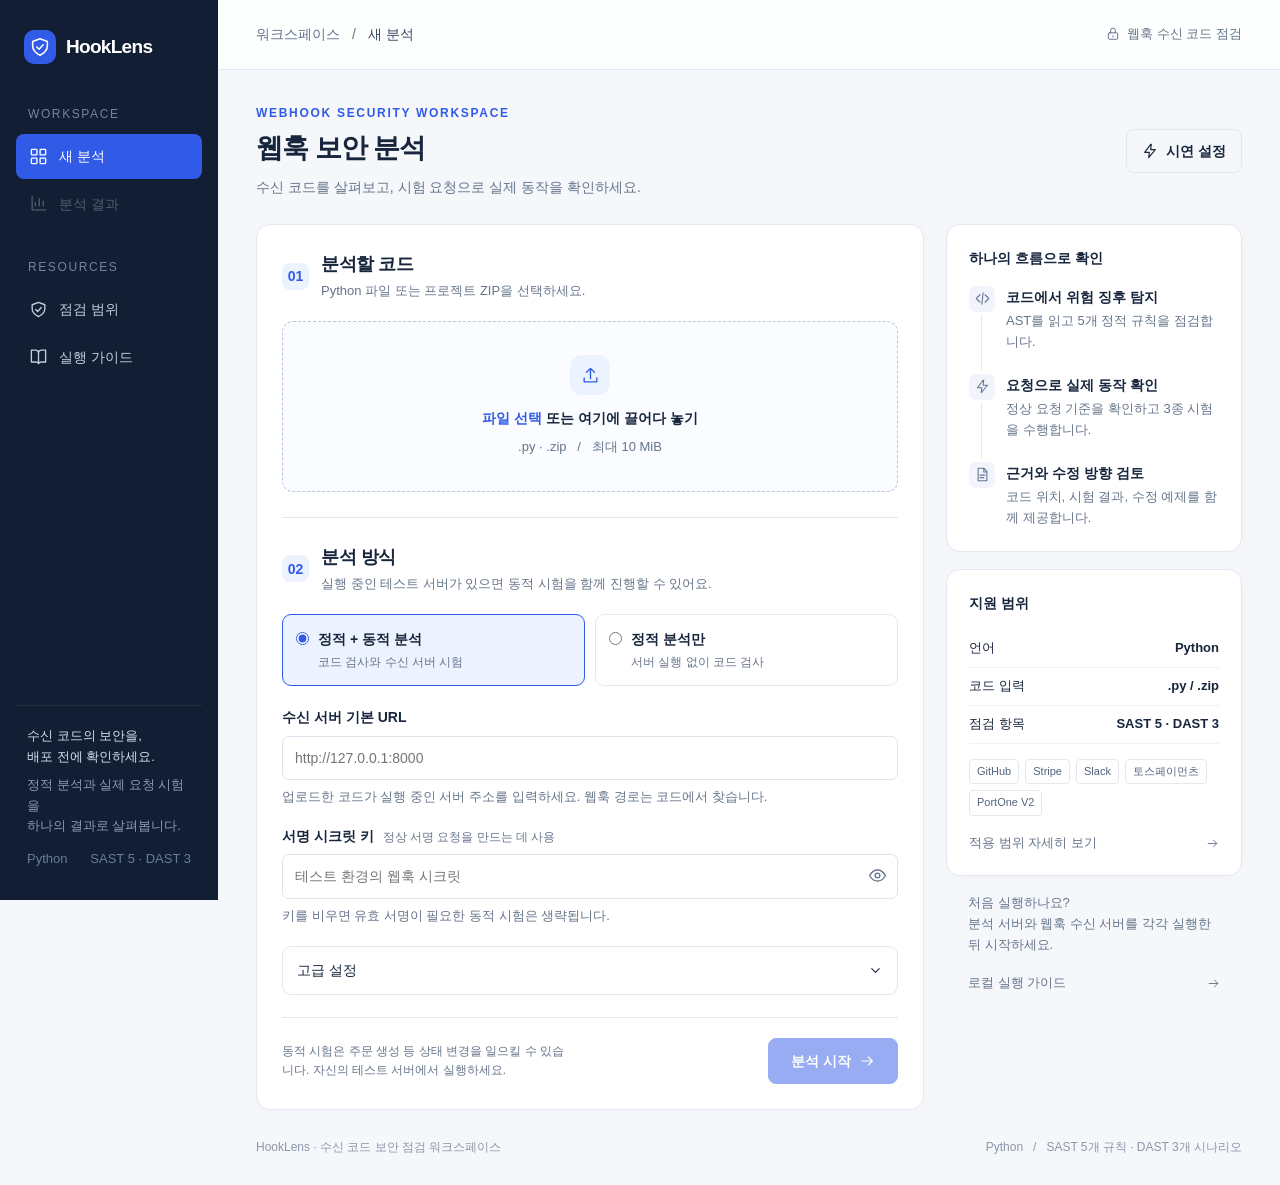
<file: frontend/index.html>
<!doctype html>
<html lang="ko">
  <head>
    <meta charset="utf-8" />
    <meta name="viewport" content="width=device-width,initial-scale=1" />
    <meta name="color-scheme" content="light" />
    <title>HookLens · 웹훅 보안 분석</title>
    <style>
      :root {
        --bg: #f5f7fb;
        --surface: #fff;
        --ink: #18263d;
        --muted: #66758b;
        --line: #e3e8f0;
        --accent: #315be7;
        --accent-soft: #edf2ff;
        --nav: #111e34;
        --critical: #c72d47;
        --high: #c45325;
        --medium: #946513;
        --success: #167a60;
        --radius: 14px;
        --shadow: 0 3px 16px #23345a05;
      }
      * {
        box-sizing: border-box;
      }
      body {
        margin: 0;
        background: var(--bg);
        color: var(--ink);
        font-family:
          Inter,
          "Pretendard",
          "Noto Sans KR",
          -apple-system,
          BlinkMacSystemFont,
          "Segoe UI",
          "Malgun Gothic",
          sans-serif;
        font-size: 15px;
        line-height: 1.6;
      }
      button,
      input,
      select {
        font: inherit;
      }
      button,
      a,
      input,
      select,
      summary {
        touch-action: manipulation;
      }
      button {
        cursor: pointer;
      }
      button:disabled {
        cursor: not-allowed;
        opacity: 0.5;
      }
      button:focus-visible,
      a:focus-visible,
      summary:focus-visible {
        outline: 3px solid #7396ff;
        outline-offset: 3px;
      }
      input:focus,
      select:focus {
        outline: none;
        border-color: #7d9afa;
        box-shadow: 0 0 0 3px #315be713;
      }
      a {
        color: var(--accent);
        text-decoration: none;
      }
      a:hover {
        text-decoration: underline;
      }
      h1,
      h2,
      h3,
      p {
        margin: 0;
      }
      h1 {
        font-size: 27px;
        letter-spacing: -1px;
        line-height: 1.4;
      }
      h2 {
        font-size: 18px;
        letter-spacing: -0.5px;
      }
      h3 {
        font-size: 15px;
      }
      small,
      .muted {
        color: var(--muted);
      }
      .mono,
      code,
      pre {
        font-family: "SFMono-Regular", Consolas, "Liberation Mono", monospace;
      }
      .icon {
        width: 19px;
        height: 19px;
        flex: none;
        vertical-align: middle;
        fill: none;
        stroke: currentColor;
        stroke-width: 1.7;
        stroke-linecap: round;
        stroke-linejoin: round;
      }
      .hidden,
      [hidden] {
        display: none !important;
      }
      .sr-only {
        position: absolute;
        width: 1px;
        height: 1px;
        padding: 0;
        overflow: hidden;
        clip: rect(0, 0, 0, 0);
        white-space: nowrap;
        border: 0;
      }
      .skip-link {
        position: fixed;
        top: -70px;
        left: 250px;
        background: white;
        padding: 12px;
        z-index: 50;
      }
      .skip-link:focus {
        top: 12px;
      }
      .sidebar {
        position: fixed;
        inset: 0 auto 0 0;
        width: 218px;
        background: var(--nav);
        color: #c2ccdc;
        display: flex;
        flex-direction: column;
        padding: 30px 16px;
        z-index: 20;
      }
      .brand {
        display: flex;
        align-items: center;
        gap: 10px;
        padding: 0 8px 31px;
        color: white;
        font-weight: 720;
        font-size: 19px;
        letter-spacing: -0.7px;
      }
      .brandmark {
        width: 32px;
        height: 34px;
        display: grid;
        place-items: center;
        background: #315be7;
        border-radius: 10px;
        color: #fff;
      }
      .brandmark .icon {
        width: 22px;
        height: 22px;
      }
      .nav-caption {
        padding: 0 12px;
        font-size: 12px;
        letter-spacing: 1.6px;
        color: #73859e;
        margin: 10px 0;
      }
      .nav-button {
        display: flex;
        align-items: center;
        gap: 11px;
        width: 100%;
        border: 0;
        background: transparent;
        color: inherit;
        border-radius: 8px;
        padding: 11px 13px;
        margin: 3px 0;
        text-align: left;
        font-size: 14px;
      }
      .nav-button:hover {
        background: #ffffff09;
      }
      .nav-button.active {
        background: #315be7;
        color: #fff;
      }
      .nav-button:disabled {
        opacity: 0.35;
      }
      .sidebar-bottom {
        margin-top: auto;
        padding: 20px 11px 0;
        border-top: 1px solid #ffffff12;
        font-size: 13px;
        color: #8b9bb2;
      }
      .sidebar-bottom strong {
        display: block;
        font-weight: 500;
        color: #d6dfeb;
        margin-bottom: 7px;
      }
      .sidebar-bottom .version {
        display: flex;
        justify-content: space-between;
        margin-top: 12px;
        color: #687e9c;
      }
      .app {
        margin-left: 218px;
        min-height: 100vh;
      }
      .topbar {
        height: 70px;
        border-bottom: 1px solid var(--line);
        background: #ffffffdb;
        display: flex;
        align-items: center;
        justify-content: space-between;
        padding: 0 38px;
        gap: 20px;
      }
      .breadcrumb {
        font-size: 14px;
        color: var(--muted);
        display: flex;
        align-items: center;
        gap: 12px;
      }
      .breadcrumb b {
        color: #384760;
        font-weight: 550;
      }
      .workspace-label {
        font-size: 13px;
        display: flex;
        gap: 7px;
        align-items: center;
        color: var(--muted);
      }
      .workspace-label .icon {
        width: 14px;
        height: 14px;
      }
      .main {
        max-width: 1510px;
        margin: auto;
        padding: 34px 38px 28px;
      }
      .page-heading {
        display: flex;
        align-items: center;
        justify-content: space-between;
        gap: 20px;
        margin-bottom: 26px;
      }
      .eyebrow {
        font-size: 12px;
        color: var(--accent);
        font-weight: 700;
        letter-spacing: 1.7px;
        margin-bottom: 7px;
      }
      .subtitle {
        color: var(--muted);
        margin-top: 8px;
        font-size: 14px;
      }
      .button {
        display: inline-flex;
        align-items: center;
        justify-content: center;
        gap: 8px;
        border: 1px solid var(--line);
        border-radius: 8px;
        background: white;
        color: var(--ink);
        padding: 10px 15px;
        font-size: 14px;
        font-weight: 600;
        white-space: nowrap;
      }
      .button:hover:not(:disabled) {
        border-color: #b2c0d5;
        background: #fafbfe;
      }
      .button.primary {
        background: var(--accent);
        color: #fff;
        border-color: var(--accent);
      }
      .button.primary:hover:not(:disabled) {
        background: #244bc9;
      }
      .button.quiet {
        background: transparent;
      }
      .button.small {
        padding: 6px 10px;
        font-size: 13px;
      }
      .button .icon {
        width: 16px;
        height: 16px;
      }
      .heading-actions {
        display: flex;
        gap: 8px;
        flex-wrap: wrap;
      }
      .card {
        background: var(--surface);
        border: 1px solid var(--line);
        border-radius: var(--radius);
        box-shadow: var(--shadow);
      }
      .card-heading {
        display: flex;
        gap: 12px;
        align-items: center;
        padding-bottom: 19px;
      }
      .step-number {
        display: grid;
        place-items: center;
        width: 27px;
        height: 27px;
        background: var(--accent-soft);
        color: var(--accent);
        font-weight: 700;
        font-size: 14px;
        border-radius: 8px;
      }
      .card-heading .desc {
        font-size: 13px;
        color: var(--muted);
        margin-top: 2px;
      }
      .setup-grid {
        display: grid;
        grid-template-columns: minmax(0, 1fr) 296px;
        gap: 22px;
        align-items: start;
      }
      .setup-main {
        padding: 25px;
      }
      .section-divider {
        height: 1px;
        background: var(--line);
        margin: 25px 0;
      }
      .dropzone {
        border: 1.5px dashed #b9c7dc;
        border-radius: 11px;
        min-height: 171px;
        background: #fafcff;
        display: flex;
        flex-direction: column;
        align-items: center;
        justify-content: center;
        padding: 24px 15px;
        gap: 7px;
        text-align: center;
        transition:
          background 0.2s,
          border 0.2s;
        cursor: pointer;
      }
      .dropzone:hover,
      .dropzone.drag-over {
        border-color: var(--accent);
        background: #f0f4ff;
      }
      .dropzone.has-file {
        border-style: solid;
        border-color: #8ca8f2;
        background: #f4f7ff;
      }
      .upload-symbol {
        width: 40px;
        height: 40px;
        background: var(--accent-soft);
        color: var(--accent);
        border-radius: 12px;
        display: grid;
        place-items: center;
        margin-bottom: 5px;
      }
      .drop-title {
        font-size: 14px;
        font-weight: 600;
      }
      .drop-title span {
        color: var(--accent);
      }
      .drop-hint {
        font-size: 13px;
        color: var(--muted);
      }
      .file-detail {
        font-size: 13px;
        color: var(--accent);
        word-break: break-all;
      }
      .mode-switch {
        display: grid;
        grid-template-columns: 1fr 1fr;
        gap: 10px;
        margin-bottom: 20px;
      }
      .mode-option {
        border: 1px solid var(--line);
        border-radius: 9px;
        padding: 13px;
        cursor: pointer;
        display: flex;
        align-items: flex-start;
        gap: 9px;
      }
      .mode-option:has(input:checked) {
        border-color: var(--accent);
        background: var(--accent-soft);
      }
      .mode-option input {
        accent-color: var(--accent);
        margin: 4px 0 0;
      }
      .mode-option strong {
        font-size: 14px;
        display: block;
      }
      .mode-option small {
        font-size: 12px;
        display: block;
        margin-top: 3px;
      }
      .field {
        display: flex;
        flex-direction: column;
        gap: 7px;
        min-width: 0;
      }
      .field label {
        font-size: 14px;
        font-weight: 600;
      }
      .field label small {
        font-weight: 400;
        font-size: 12px;
        margin-left: 5px;
      }
      .field input,
      .search-input,
      .filter-select {
        width: 100%;
        border: 1px solid #dce3ed;
        border-radius: 7px;
        background: #fff;
        color: var(--ink);
        padding: 10px 12px;
        font-size: 14px;
        min-width: 0;
      }
      .field input:disabled {
        background: #f4f6fa;
        color: #8792a3;
      }
      .field-note {
        font-size: 13px;
        color: var(--muted);
        line-height: 1.6;
      }
      .two-columns {
        display: grid;
        grid-template-columns: 1fr 1fr;
        gap: 15px;
        margin-top: 17px;
      }
      .secret-wrap {
        display: flex;
        position: relative;
      }
      .secret-wrap input {
        padding-right: 42px;
      }
      .icon-button {
        border: 0;
        background: transparent;
        color: var(--muted);
        width: 36px;
        height: 36px;
        display: grid;
        place-items: center;
        border-radius: 5px;
      }
      .icon-button:hover {
        background: var(--accent-soft);
        color: var(--accent);
      }
      .secret-wrap .icon-button {
        position: absolute;
        right: 3px;
        top: 3px;
      }
      .advanced {
        margin-top: 20px;
        border: 1px solid var(--line);
        border-radius: 9px;
      }
      .advanced summary {
        list-style: none;
        display: flex;
        align-items: center;
        justify-content: space-between;
        padding: 12px 14px;
        font-size: 14px;
        font-weight: 550;
        cursor: pointer;
      }
      .advanced summary::-webkit-details-marker {
        display: none;
      }
      .advanced summary .icon {
        width: 15px;
        height: 15px;
        transition: transform 0.15s;
      }
      .advanced[open] summary .icon {
        transform: rotate(180deg);
      }
      .advanced-body {
        padding: 0 14px 16px;
      }
      .advanced-body .two-columns {
        margin-top: 8px;
      }
      .check-field {
        display: flex;
        gap: 9px;
        align-items: flex-start;
        font-size: 14px;
        margin-top: 16px;
        cursor: pointer;
      }
      .check-field input {
        margin-top: 4px;
        accent-color: var(--accent);
      }
      .check-field small {
        display: block;
        font-size: 12px;
        margin-top: 2px;
      }
      .form-footer {
        display: flex;
        align-items: center;
        justify-content: space-between;
        gap: 15px;
        margin-top: 22px;
        padding-top: 20px;
        border-top: 1px solid var(--line);
      }
      .form-footer .button {
        padding: 11px 22px;
      }
      .form-footer p {
        font-size: 12px;
        color: var(--muted);
        max-width: 290px;
      }
      .side-card {
        padding: 22px;
        margin-bottom: 17px;
      }
      .side-card h3 {
        font-size: 14px;
        margin-bottom: 16px;
      }
      .process-step {
        display: flex;
        gap: 11px;
        position: relative;
        padding-bottom: 21px;
      }
      .process-step:last-child {
        padding-bottom: 0;
      }
      .process-step:not(:last-child):before {
        content: "";
        position: absolute;
        left: 12px;
        top: 28px;
        bottom: 3px;
        width: 1px;
        background: var(--line);
      }
      .process-icon {
        width: 26px;
        height: 26px;
        display: grid;
        place-items: center;
        background: #f1f4fa;
        color: #637696;
        border-radius: 7px;
        flex: none;
      }
      .process-icon .icon {
        width: 15px;
        height: 15px;
      }
      .process-step b {
        display: block;
        font-size: 14px;
        font-weight: 600;
      }
      .process-step p {
        font-size: 13px;
        color: var(--muted);
        margin-top: 3px;
      }
      .scope-line {
        display: flex;
        justify-content: space-between;
        font-size: 13px;
        padding: 8px 0;
        border-bottom: 1px solid #eef1f6;
      }
      .scope-line:last-child {
        border: 0;
      }
      .scope-line strong {
        font-weight: 600;
      }
      .platform-chips {
        display: flex;
        flex-wrap: wrap;
        gap: 6px;
        margin-top: 15px;
      }
      .platform-chips span {
        font-size: 11px;
        border: 1px solid var(--line);
        border-radius: 4px;
        padding: 3px 7px;
        color: #52647e;
      }
      .help-link {
        display: flex;
        align-items: center;
        justify-content: space-between;
        color: var(--muted);
        font-size: 13px;
        margin-top: 17px;
        border: 0;
        background: none;
        padding: 0;
        width: 100%;
        text-align: left;
      }
      .help-link:hover {
        color: var(--accent);
      }
      .info-strip {
        margin-top: 18px;
        display: flex;
        align-items: flex-start;
        gap: 9px;
        background: #edf2fb;
        border: 1px solid #e2e9f4;
        border-radius: 8px;
        padding: 12px 14px;
        font-size: 13px;
        color: #5e7190;
      }
      .info-strip .icon {
        width: 15px;
        height: 15px;
        margin-top: 2px;
      }
      .footer {
        display: flex;
        justify-content: space-between;
        color: #8c97a8;
        font-size: 12px;
        margin-top: 28px;
        gap: 15px;
      }
      .loading-card {
        padding: 65px 20px;
        text-align: center;
        margin-bottom: 20px;
      }
      .spinner {
        width: 36px;
        height: 36px;
        border: 3px solid #e5ebf9;
        border-top-color: var(--accent);
        border-radius: 50%;
        animation: spin 1s linear infinite;
        margin: 0 auto 20px;
      }
      .loading-card h2 {
        margin-bottom: 8px;
      }
      .loading-meta {
        display: flex;
        justify-content: center;
        gap: 9px;
        margin-top: 24px;
        color: var(--muted);
        font-size: 13px;
      }
      .loading-meta span {
        padding: 5px 10px;
        border: 1px solid var(--line);
        border-radius: 5px;
      }
      .error-box {
        border: 1px solid #f0c6cd;
        background: #fff4f5;
        padding: 20px;
        border-radius: 10px;
        margin-bottom: 18px;
        overflow-wrap: anywhere;
      }
      .error-box strong {
        display: block;
        color: #a92d42;
        margin-bottom: 7px;
      }
      .error-box p {
        font-size: 14px;
      }
      .notice {
        padding: 12px 15px;
        border: 1px solid #e9d8b5;
        background: #fffaf0;
        color: #80602d;
        border-radius: 8px;
        font-size: 13px;
        margin-bottom: 14px;
        overflow-wrap: anywhere;
      }
      .notice strong {
        display: block;
        margin-bottom: 4px;
      }
      .report-top {
        display: flex;
        justify-content: space-between;
        align-items: center;
        gap: 20px;
        margin-bottom: 18px;
      }
      .report-top h1 {
        font-size: 24px;
        word-break: break-all;
      }
      .report-meta {
        display: flex;
        align-items: center;
        flex-wrap: wrap;
        gap: 8px;
        color: var(--muted);
        font-size: 13px;
        margin-top: 8px;
      }
      .pill {
        font-size: 12px;
        padding: 3px 8px;
        border: 1px solid var(--line);
        border-radius: 5px;
        color: #60728b;
        background: #f8fafd;
        display: inline-flex;
        gap: 5px;
        align-items: center;
        white-space: nowrap;
      }
      .pill.blue {
        background: var(--accent-soft);
        border-color: #dce5ff;
        color: var(--accent);
      }
      .pill.amber {
        background: #fff7e5;
        border-color: #efdfbc;
        color: #956c1f;
      }
      .summary-grid {
        display: grid;
        grid-template-columns: 1.3fr 1fr 1fr 1fr;
        gap: 13px;
        margin-bottom: 19px;
      }
      .metric {
        padding: 18px 20px;
        background: white;
        border: 1px solid var(--line);
        border-radius: 11px;
      }
      .metric-label {
        font-size: 12px;
        color: var(--muted);
        display: flex;
        align-items: center;
        gap: 7px;
      }
      .metric-label .icon {
        width: 14px;
        height: 14px;
      }
      .metric-value {
        font-size: 29px;
        font-weight: 650;
        letter-spacing: -1px;
        line-height: 1.3;
        margin-top: 9px;
      }
      .metric-sub {
        font-size: 12px;
        color: var(--muted);
        margin-top: 6px;
      }
      .grade-F .metric-value {
        color: var(--critical);
      }
      .grade-D .metric-value {
        color: var(--high);
      }
      .grade-C .metric-value {
        color: var(--medium);
      }
      .grade-A .metric-value {
        color: var(--success);
      }
      .grade-unknown .metric-value {
        color: #68778c;
      }
      .analysis-scope {
        display: flex;
        align-items: flex-start;
        gap: 8px;
        font-size: 12px;
        color: var(--muted);
        margin: 0 0 20px;
      }
      .analysis-scope .icon {
        width: 14px;
        height: 14px;
        margin-top: 2px;
      }
      .workbench {
        display: grid;
        grid-template-columns: 278px minmax(0, 1fr);
        align-items: start;
        gap: 18px;
      }
      .endpoint-list {
        overflow: hidden;
      }
      .list-title {
        display: flex;
        justify-content: space-between;
        padding: 18px 17px 12px;
        align-items: center;
      }
      .list-title h2 {
        font-size: 14px;
      }
      .list-controls {
        padding: 0 12px 12px;
        display: grid;
        gap: 8px;
      }
      .search-input,
      .filter-select {
        font-size: 13px;
        padding: 8px 10px;
      }
      .endpoint-items {
        border-top: 1px solid var(--line);
        max-height: 650px;
        overflow: auto;
      }
      .endpoint-button {
        width: 100%;
        display: block;
        text-align: left;
        background: white;
        border: 0;
        border-bottom: 1px solid #edf1f6;
        border-left: 3px solid transparent;
        padding: 15px 13px;
      }
      .endpoint-button:last-child {
        border-bottom: 0;
      }
      .endpoint-button:hover {
        background: #f9fbff;
      }
      .endpoint-button.active {
        border-left-color: var(--accent);
        background: #f0f4ff;
      }
      .endpoint-button .path {
        display: flex;
        align-items: flex-start;
        gap: 7px;
        font-family: Consolas, monospace;
        font-size: 13px;
        color: #273c5b;
        overflow-wrap: anywhere;
        line-height: 1.8;
      }
      .method {
        font-family: inherit;
        font-size: 10px;
        color: #487b66;
        background: #edf6f1;
        padding: 2px 4px;
        line-height: 1.5;
        border-radius: 3px;
        margin-top: 3px;
        flex: none;
      }
      .endpoint-button .counts {
        display: flex;
        align-items: center;
        gap: 7px;
        color: var(--muted);
        font-size: 11px;
        margin-top: 8px;
        flex-wrap: wrap;
      }
      .dot {
        width: 6px;
        height: 6px;
        display: inline-block;
        border-radius: 50%;
        background: #99a8bc;
      }
      .dot.CRITICAL {
        background: var(--critical);
      }
      .dot.HIGH {
        background: var(--high);
      }
      .dot.MEDIUM {
        background: #c99530;
      }
      .dot.LOW {
        background: #6195bd;
      }
      .dot.INFO {
        background: #9aa8b8;
      }
      .endpoint-detail {
        min-width: 0;
        overflow: hidden;
      }
      .detail-heading {
        padding: 23px 24px 19px;
      }
      .endpoint-title {
        font-family: Consolas, monospace;
        font-size: 18px;
        overflow-wrap: anywhere;
        line-height: 1.6;
      }
      .detail-meta {
        display: flex;
        flex-wrap: wrap;
        gap: 7px;
        margin-top: 12px;
      }
      .severity {
        display: inline-flex;
        align-items: center;
        gap: 5px;
        font-size: 11px;
        font-weight: 650;
        padding: 3px 7px;
        border-radius: 4px;
        white-space: nowrap;
        background: #f0f3f8;
        color: #6a7d96;
      }
      .severity.CRITICAL {
        background: #fcebf0;
        color: #b92f49;
      }
      .severity.HIGH {
        background: #fff0e8;
        color: #b55227;
      }
      .severity.MEDIUM {
        background: #fff6df;
        color: #94701c;
      }
      .severity.LOW {
        background: #eef4fb;
        color: #4d78a4;
      }
      .severity.INFO {
        background: #f0f3f8;
        color: #6a7d96;
      }
      .tabs {
        display: flex;
        padding: 0 24px;
        border-bottom: 1px solid var(--line);
        gap: 21px;
        overflow: auto;
      }
      .tab-button {
        padding: 13px 0;
        border: 0;
        border-bottom: 2px solid transparent;
        background: none;
        color: var(--muted);
        font-size: 13px;
        white-space: nowrap;
      }
      .tab-button.active {
        border-bottom-color: var(--accent);
        color: var(--accent);
        font-weight: 650;
      }
      .tab-count {
        font-size: 11px;
        background: #eef1f7;
        border-radius: 4px;
        padding: 1px 5px;
        margin-left: 3px;
      }
      .detail-content {
        padding: 23px 24px;
        min-height: 300px;
      }
      .section-title {
        display: flex;
        justify-content: space-between;
        align-items: center;
        gap: 12px;
        margin-bottom: 13px;
      }
      .section-title h3 {
        font-size: 14px;
      }
      .section-title small {
        font-size: 12px;
      }
      .overview-section + .overview-section {
        margin-top: 25px;
        padding-top: 22px;
        border-top: 1px solid var(--line);
      }
      .evidence-banner {
        display: flex;
        align-items: flex-start;
        gap: 10px;
        padding: 14px;
        border: 1px solid #dfe8fa;
        background: #f7faff;
        border-radius: 8px;
        font-size: 13px;
        margin-bottom: 19px;
        color: #506c96;
      }
      .evidence-banner .icon {
        color: var(--accent);
        width: 17px;
        height: 17px;
        margin-top: 1px;
      }
      .probe-grid {
        display: grid;
        grid-template-columns: repeat(4, 1fr);
        gap: 8px;
      }
      .probe-step {
        border: 1px solid var(--line);
        border-radius: 7px;
        padding: 11px 9px;
      }
      .probe-step .number {
        font-size: 10px;
        letter-spacing: 1px;
        color: #8c9ab0;
      }
      .probe-step b {
        font-size: 12px;
        display: block;
        margin: 5px 0 8px;
        font-weight: 550;
      }
      .probe-step strong {
        font-family: Consolas, monospace;
        font-size: 14px;
        font-weight: 600;
        color: #546984;
      }
      .probe-step strong.ok {
        color: var(--success);
      }
      .probe-step strong.warn {
        color: #a8781b;
      }
      .finding-summary {
        display: flex;
        align-items: center;
        gap: 10px;
        border: 1px solid var(--line);
        border-radius: 7px;
        padding: 11px 12px;
        margin-top: 8px;
      }
      .finding-summary span:nth-child(2) {
        font-size: 13px;
        flex: 1;
      }
      .finding-summary small {
        font-family: Consolas, monospace;
        font-size: 12px;
      }
      .link-button {
        background: none;
        border: 0;
        color: var(--accent);
        font-size: 12px;
        padding: 0;
        display: inline-flex;
        align-items: center;
        gap: 5px;
      }
      .link-button:hover {
        text-decoration: underline;
      }
      .mini-results {
        display: grid;
        grid-template-columns: repeat(3, 1fr);
        gap: 9px;
      }
      .mini-result {
        border: 1px solid var(--line);
        border-radius: 8px;
        padding: 13px 11px;
      }
      .mini-result b {
        font-size: 13px;
        font-weight: 550;
        display: block;
        margin-bottom: 7px;
      }
      .mini-result p {
        font-size: 12px;
        color: var(--muted);
        margin-top: 7px;
      }
      .state-label {
        font-size: 12px;
        color: #74839a;
        display: inline-flex;
        align-items: center;
        gap: 6px;
      }
      .state-label.vulnerable {
        color: #bf364e;
      }
      .state-label.rejected {
        color: var(--success);
      }
      .state-label.observed {
        color: #9c7321;
      }
      .state-label.inconclusive,
      .state-label.skipped {
        color: #758398;
      }
      .state-label .icon {
        width: 12px;
        height: 12px;
      }
      .finding {
        border: 1px solid var(--line);
        border-radius: 9px;
        margin-bottom: 12px;
        overflow: hidden;
      }
      .result-explanation {
        border: 1px solid #dce5f5;
        border-radius: 10px;
        background: #f7f9fd;
        padding: 16px 18px;
        margin-bottom: 22px;
      }
      .result-explanation.risk {
        border-color: #f0d1c8;
        background: #fff7f3;
      }
      .result-explanation.review {
        border-color: #efddb5;
        background: #fffaf0;
      }
      .result-explanation.checked {
        border-color: #c9e2d8;
        background: #f4faf7;
      }
      .result-explanation h3 {
        margin: 0 0 6px;
        font-size: 16px;
        line-height: 1.6;
      }
      .result-explanation p {
        margin: 0;
        font-size: 14px;
        line-height: 1.8;
        color: #52627a;
      }
      .finding summary {
        list-style: none;
        display: flex;
        align-items: center;
        gap: 9px;
        padding: 14px;
        cursor: pointer;
      }
      .finding summary::-webkit-details-marker {
        display: none;
      }
      .finding summary .finding-title {
        flex: 1;
        font-size: 14px;
        font-weight: 550;
      }
      .finding summary .rule {
        font-size: 11px;
        color: var(--muted);
      }
      .finding summary > .icon {
        width: 14px;
        height: 14px;
        color: var(--muted);
      }
      .finding[open] summary > .icon {
        transform: rotate(180deg);
      }
      .finding-body {
        border-top: 1px solid var(--line);
        padding: 16px;
      }
      .finding-message {
        font-size: 14px;
        color: #52627a;
        line-height: 1.8;
        margin-bottom: 14px;
        overflow-wrap: anywhere;
      }
      .source-location {
        font-size: 12px;
        color: var(--muted);
        margin-bottom: 8px;
        overflow-wrap: anywhere;
      }
      .code-panel {
        border: 1px solid var(--line);
        border-radius: 8px;
        overflow: hidden;
        margin: 10px 0 16px;
      }
      .code-heading {
        display: flex;
        justify-content: space-between;
        align-items: center;
        gap: 12px;
        background: #f5f7fc;
        border-bottom: 1px solid var(--line);
        padding: 9px 12px;
        font-size: 12px;
        color: #60718c;
      }
      .code-heading .button {
        font-size: 11px;
        padding: 3px 7px;
      }
      .code-block {
        margin: 0;
        padding: 14px;
        color: #263f61;
        background: #fbfcff;
        font-size: 13px;
        line-height: 1.9;
        overflow: auto;
        max-height: 370px;
        tab-size: 4;
      }
      .source-code {
        padding: 9px 0;
      }
      .code-line {
        display: block;
        min-width: max-content;
        padding: 0 14px 0 0;
      }
      .code-line.marked {
        background: #fff0d7;
        border-left: 2px solid #d19b38;
        padding-right: 14px;
      }
      .line-no {
        user-select: none;
        display: inline-block;
        text-align: right;
        width: 42px;
        margin-right: 15px;
        color: #94a1b4;
        font-size: 12px;
      }
      .recommendation {
        padding: 12px 14px;
        background: #f0f4ff;
        border-radius: 7px;
        color: #4a6294;
        font-size: 13px;
        line-height: 1.8;
        margin: 12px 0;
      }
      .recommendation strong {
        display: block;
        color: #365690;
        margin-bottom: 4px;
        font-weight: 600;
      }
      .rule-doc {
        font-size: 12px;
        color: var(--muted);
        margin-top: 11px;
      }
      .score-note {
        font-size: 11px;
        color: var(--muted);
        margin-top: 10px;
      }
      .dast-group + .dast-group {
        margin-top: 25px;
      }
      .dast-group-title {
        display: flex;
        gap: 8px;
        align-items: center;
        font-size: 14px;
        margin-bottom: 11px;
      }
      .dast-item {
        border: 1px solid var(--line);
        border-left: 3px solid #a4b1c4;
        border-radius: 8px;
        padding: 14px;
        margin-bottom: 9px;
      }
      .dast-item.vuln {
        border-left-color: #ce455d;
      }
      .dast-item.safe {
        border-left-color: #39977a;
      }
      .dast-item.pending {
        border-left-color: #b7a16b;
      }
      .dast-item-heading {
        display: flex;
        justify-content: space-between;
        align-items: center;
        gap: 10px;
        margin-bottom: 9px;
      }
      .variant {
        font-family: Consolas, monospace;
        font-size: 12px;
        color: #69809b;
        overflow-wrap: anywhere;
      }
      .dast-desc {
        font-size: 13px;
        color: #52637b;
        line-height: 1.8;
      }
      .dast-tags {
        display: flex;
        flex-wrap: wrap;
        gap: 7px;
        margin-top: 12px;
      }
      .dast-item details {
        margin-top: 11px;
      }
      .dast-item details summary {
        font-size: 12px;
        color: var(--muted);
        cursor: pointer;
      }
      .dast-details {
        font-size: 12px;
        line-height: 1.9;
        color: #5c6f8a;
        background: #f7f9fc;
        padding: 10px 12px;
        border-radius: 6px;
        margin-top: 7px;
        overflow-wrap: anywhere;
      }
      .state-changed {
        font-size: 12px;
        color: #aa354e;
        display: flex;
        gap: 6px;
        align-items: center;
        margin-top: 9px;
      }
      .state-changed .icon {
        width: 13px;
        height: 13px;
      }
      .empty-state {
        padding: 35px 16px;
        text-align: center;
        color: var(--muted);
        font-size: 14px;
        border: 1px dashed var(--line);
        border-radius: 9px;
        background: #fcfdff;
      }
      .empty-state .icon {
        display: block;
        width: 26px;
        height: 26px;
        margin: 0 auto 12px;
        color: #92a3bd;
      }
      .empty-state p {
        font-size: 12px;
        margin-top: 6px;
      }
      .file-list {
        margin-top: 20px;
        font-size: 12px;
        color: var(--muted);
        overflow-wrap: anywhere;
      }
      .dialog {
        width: min(610px, calc(100% - 32px));
        max-height: 85vh;
        overflow: auto;
        border: 1px solid var(--line);
        border-radius: 14px;
        padding: 27px;
        color: var(--ink);
        box-shadow: 0 20px 90px #101e3430;
      }
      .dialog::backdrop {
        background: #15274066;
        backdrop-filter: blur(3px);
      }
      .dialog-heading {
        display: flex;
        justify-content: space-between;
        align-items: center;
        margin-bottom: 20px;
      }
      .dialog p,
      .dialog li {
        font-size: 14px;
        color: #5b6f8b;
        line-height: 1.9;
      }
      .dialog h3 {
        margin: 20px 0 8px;
      }
      .dialog table {
        width: 100%;
        border-collapse: collapse;
        font-size: 13px;
      }
      .dialog td {
        padding: 9px 5px;
        border-bottom: 1px solid var(--line);
        vertical-align: top;
      }
      .dialog td:first-child {
        font-family: Consolas, monospace;
        color: var(--accent);
        width: 105px;
      }
      .toast {
        position: fixed;
        bottom: 26px;
        left: calc(50% + 109px);
        transform: translateX(-50%);
        background: #1a2c48;
        color: white;
        padding: 10px 17px;
        font-size: 14px;
        border-radius: 8px;
        z-index: 100;
        box-shadow: 0 4px 24px #172c4720;
      }
      .print-report {
        display: none;
      }
      @keyframes spin {
        to {
          transform: rotate(360deg);
        }
      }
      @media (prefers-reduced-motion: reduce) {
        *,
        *:before,
        *:after {
          animation: none !important;
          transition: none !important;
          scroll-behavior: auto !important;
        }
      }
      @media (min-width: 1500px) {
        .setup-grid {
          grid-template-columns: minmax(0, 1fr) 320px;
        }
        .setup-main {
          padding: 30px;
        }
        .side-card {
          padding: 25px;
        }
        .workbench {
          grid-template-columns: 300px minmax(0, 1fr);
        }
      }
      @media (max-width: 1150px) {
        .sidebar {
          width: 190px;
          padding: 26px 12px;
        }
        .brand {
          font-size: 18px;
          gap: 8px;
        }
        .app {
          margin-left: 190px;
        }
        .topbar {
          padding: 0 25px;
        }
        .main {
          padding: 28px 25px;
        }
        .setup-grid {
          grid-template-columns: minmax(0, 1fr) 245px;
          gap: 16px;
        }
        .setup-main {
          padding: 20px;
        }
        .side-card {
          padding: 18px;
        }
        .workbench {
          grid-template-columns: 235px minmax(0, 1fr);
          gap: 13px;
        }
        .detail-heading,
        .detail-content {
          padding: 20px;
        }
        .tabs {
          padding: 0 20px;
          gap: 15px;
        }
        .summary-grid {
          gap: 10px;
        }
        .metric {
          padding: 16px;
        }
        .probe-grid {
          grid-template-columns: repeat(2, 1fr);
        }
        .toast {
          left: calc(50% + 95px);
        }
      }
      @media (max-width: 900px) {
        .sidebar {
          width: 72px;
          padding: 24px 10px;
        }
        .brand {
          padding: 0 0 26px;
          justify-content: center;
        }
        .brand-name,
        .nav-caption,
        .nav-button span,
        .sidebar-bottom {
          display: none;
        }
        .nav-button {
          padding: 13px;
          justify-content: center;
        }
        .app {
          margin-left: 72px;
        }
        .setup-grid {
          grid-template-columns: minmax(0, 1fr);
        }
        .setup-side {
          display: grid;
          grid-template-columns: 1fr 1fr;
          gap: 15px;
        }
        .side-card {
          margin: 0;
        }
        .side-card:last-child {
          display: none;
        }
        .workbench {
          grid-template-columns: 210px minmax(0, 1fr);
        }
        .metric-value {
          font-size: 25px;
        }
        .metric-sub {
          font-size: 11px;
        }
        .mini-results {
          grid-template-columns: 1fr;
        }
        .mini-result {
          display: flex;
          align-items: center;
          justify-content: space-between;
          gap: 8px;
        }
        .mini-result b {
          margin: 0;
        }
        .mini-result p {
          display: none;
        }
        .toast {
          left: calc(50% + 36px);
        }
      }
      @media (max-width: 680px) {
        body {
          font-size: 14px;
        }
        .sidebar {
          position: static;
          width: auto;
          height: 60px;
          padding: 0 16px;
          flex-direction: row;
          align-items: center;
          gap: 10px;
        }
        .brand {
          padding: 0;
          gap: 8px;
          margin-right: auto;
          font-size: 17px;
        }
        .brand-name {
          display: block;
        }
        .brandmark {
          width: 27px;
          height: 29px;
          border-radius: 8px;
        }
        .sidebar nav {
          display: flex;
          gap: 3px;
        }
        .nav-button {
          margin: 0;
          width: 34px;
          height: 34px;
          padding: 8px;
        }
        .nav-caption {
          display: none;
        }
        .nav-secondary {
          display: none !important;
        }
        .app {
          margin-left: 0;
        }
        .topbar {
          height: 45px;
          padding: 0 18px;
        }
        .breadcrumb {
          font-size: 12px;
          gap: 8px;
        }
        .workspace-label {
          font-size: 11px;
        }
        .main {
          padding: 24px 17px;
        }
        .page-heading {
          align-items: flex-start;
          gap: 10px;
          margin-bottom: 20px;
        }
        h1 {
          font-size: 23px;
        }
        .subtitle {
          font-size: 13px;
          max-width: 255px;
        }
        .heading-actions .button {
          padding: 8px 9px;
          font-size: 12px;
        }
        .setup-main {
          padding: 18px;
        }
        .mode-option {
          padding: 10px;
          gap: 6px;
        }
        .mode-option small {
          font-size: 11px;
        }
        .two-columns {
          grid-template-columns: 1fr;
        }
        .setup-side {
          display: none;
        }
        .form-footer {
          flex-direction: column-reverse;
          align-items: stretch;
        }
        .form-footer p {
          max-width: none;
          text-align: center;
        }
        .summary-grid {
          grid-template-columns: 1fr 1fr;
          gap: 9px;
        }
        .metric {
          padding: 14px;
        }
        .metric-value {
          font-size: 26px;
        }
        .report-top {
          align-items: flex-start;
        }
        .report-top h1 {
          font-size: 21px;
        }
        .report-top .heading-actions {
          max-width: 155px;
          justify-content: flex-end;
        }
        .workbench {
          grid-template-columns: 1fr;
        }
        .endpoint-items {
          max-height: 200px;
        }
        .endpoint-button {
          padding: 10px 12px;
        }
        .endpoint-button .counts {
          margin-top: 4px;
        }
        .list-controls {
          grid-template-columns: 1.5fr 1fr;
        }
        .list-title {
          padding: 13px;
        }
        .detail-heading {
          padding: 18px;
        }
        .endpoint-title {
          font-size: 16px;
        }
        .tabs {
          padding: 0 18px;
          gap: 18px;
        }
        .detail-content {
          padding: 18px;
        }
        .finding summary {
          flex-wrap: wrap;
          gap: 6px;
        }
        .finding summary .finding-title {
          min-width: 50%;
          font-size: 13px;
        }
        .finding summary .rule {
          order: 3;
          width: 100%;
        }
        .finding-body {
          padding: 13px;
        }
        .footer {
          font-size: 11px;
          flex-direction: column;
          gap: 5px;
        }
        .toast {
          left: 50%;
          width: max-content;
          max-width: 90%;
        }
        .skip-link {
          left: 20px;
        }
        .code-block {
          font-size: 12px;
        }
        .section-title small {
          font-size: 11px;
        }
      }
      @media print {
        body {
          background: #fff;
          font-size: 11px;
        }
        .sidebar,
        .topbar,
        #setup-view,
        #loading,
        #error-region,
        #results-view,
        .footer,
        dialog,
        .toast {
          display: none !important;
        }
        .app {
          margin: 0;
        }
        .main {
          padding: 0;
          max-width: none;
        }
        .print-report {
          display: block !important;
        }
        .print-report h1 {
          font-size: 22px;
          margin-bottom: 12px;
        }
        .print-report h2 {
          font-size: 16px;
          margin: 23px 0 10px;
        }
        .print-report h3 {
          font-size: 13px;
          margin: 14px 0 7px;
        }
        .print-report p {
          margin: 5px 0;
        }
        .print-report .finding,
        .print-report .dast-item {
          break-inside: avoid;
        }
        .print-report .code-block {
          max-height: none;
          white-space: pre-wrap;
          overflow: visible;
          font-size: 9px;
        }
        .print-report .button,
        .print-report .rule-doc {
          display: none;
        }
        .print-report .finding-body {
          display: block;
        }
        .print-report .finding summary {
          display: flex;
        }
        .print-report .source-code {
          padding: 7px 0;
        }
        .print-report a {
          color: inherit;
        }
        .print-report .notice {
          font-size: 10px;
        }
        .print-report .pill {
          font-size: 9px;
        }
      }
    </style>
  </head>
  <body>
    <svg aria-hidden="true" width="0" height="0" style="position: absolute">
      <defs>
        <symbol id="i-shield" viewBox="0 0 24 24">
          <path d="m12 3 8 3v5c0 5-4 8-8 10-4-2-8-5-8-10V6l8-3Z" />
          <path d="m8.5 12 2.5 2.5 4.5-5" />
        </symbol>
        <symbol id="i-grid" viewBox="0 0 24 24">
          <rect x="3" y="3" width="7" height="7" rx="1" />
          <rect x="14" y="3" width="7" height="7" rx="1" />
          <rect x="3" y="14" width="7" height="7" rx="1" />
          <rect x="14" y="14" width="7" height="7" rx="1" />
        </symbol>
        <symbol id="i-chart" viewBox="0 0 24 24">
          <path d="M4 3v17h17M8 15v-4m5 4V6m5 9v-6" />
        </symbol>
        <symbol id="i-code" viewBox="0 0 24 24">
          <path d="m8 6-6 6 6 6m8-12 6 6-6 6m-3-15-2 18" />
        </symbol>
        <symbol id="i-book" viewBox="0 0 24 24">
          <path
            d="M12 5v16M3 4h5a4 4 0 0 1 4 3 4 4 0 0 1 4-3h5v15h-5a4 4 0 0 0-4 2 4 4 0 0 0-4-2H3Z"
          />
        </symbol>
        <symbol id="i-upload" viewBox="0 0 24 24">
          <path d="M12 16V3m-5 5 5-5 5 5M4 15v5h16v-5" />
        </symbol>
        <symbol id="i-arrow" viewBox="0 0 24 24">
          <path d="M4 12h16m-6-6 6 6-6 6" />
        </symbol>
        <symbol id="i-chevron" viewBox="0 0 24 24">
          <path d="m6 9 6 6 6-6" />
        </symbol>
        <symbol id="i-check" viewBox="0 0 24 24">
          <path d="m5 12 4 4L19 6" />
        </symbol>
        <symbol id="i-info" viewBox="0 0 24 24">
          <circle cx="12" cy="12" r="9" />
          <path d="M12 11v6m0-10v.5" />
        </symbol>
        <symbol id="i-bolt" viewBox="0 0 24 24">
          <path d="m13 2-9 12h7l-1 8 10-12h-7l1-8Z" />
        </symbol>
        <symbol id="i-file" viewBox="0 0 24 24">
          <path d="M14 2H5v20h14V7l-5-5Zm0 0v6h5M8 13h8m-8 4h6" />
        </symbol>
        <symbol id="i-lock" viewBox="0 0 24 24">
          <rect x="4" y="10" width="16" height="11" rx="2" />
          <path d="M8 10V6a4 4 0 0 1 8 0v4m-4 5v2" />
        </symbol>
        <symbol id="i-eye" viewBox="0 0 24 24">
          <path d="M2 12s4-7 10-7 10 7 10 7-4 7-10 7S2 12 2 12Z" />
          <circle cx="12" cy="12" r="3" />
        </symbol>
        <symbol id="i-copy" viewBox="0 0 24 24">
          <rect x="8" y="8" width="13" height="13" rx="2" />
          <path d="M16 8V3H3v13h5" />
        </symbol>
        <symbol id="i-close" viewBox="0 0 24 24">
          <path d="m6 6 12 12M6 18 18 6" />
        </symbol>
        <symbol id="i-download" viewBox="0 0 24 24">
          <path d="M12 3v13m-5-5 5 5 5-5M4 17v4h16v-4" />
        </symbol>
        <symbol id="i-clock" viewBox="0 0 24 24">
          <circle cx="12" cy="12" r="9" />
          <path d="M12 6v6l4 2" />
        </symbol>
        <symbol id="i-alert" viewBox="0 0 24 24">
          <path d="m12 3 10 18H2L12 3Zm0 6v5m0 3v.5" />
        </symbol>
        <symbol id="i-print" viewBox="0 0 24 24">
          <path d="M6 9V3h12v6M6 18H3V9h18v9h-3M6 14h12v8H6Z" />
        </symbol>
      </defs>
    </svg>
    <a class="skip-link" href="#main-content">본문으로 이동</a>
    <aside class="sidebar" aria-label="주 메뉴">
      <div class="brand">
        <span class="brandmark"
          ><svg class="icon"><use href="#i-shield" /></svg></span
        ><span class="brand-name">HookLens</span>
      </div>
      <nav>
        <div class="nav-caption">WORKSPACE</div>
        <button class="nav-button active" id="nav-new" title="새 분석">
          <svg class="icon"><use href="#i-grid" /></svg><span>새 분석</span>
        </button>
        <button class="nav-button" id="nav-results" disabled title="분석 결과">
          <svg class="icon"><use href="#i-chart" /></svg><span>분석 결과</span>
        </button>
        <div class="nav-caption" style="margin-top: 32px">RESOURCES</div>
        <button
          class="nav-button nav-secondary"
          data-dialog="scope-dialog"
          title="점검 범위"
        >
          <svg class="icon"><use href="#i-shield" /></svg><span>점검 범위</span>
        </button>
        <button
          class="nav-button nav-secondary"
          data-dialog="guide-dialog"
          title="실행 가이드"
        >
          <svg class="icon"><use href="#i-book" /></svg><span>실행 가이드</span>
        </button>
      </nav>
      <div class="sidebar-bottom">
        <strong>수신 코드의 보안을,<br />배포 전에 확인하세요.</strong>정적
        분석과 실제 요청 시험을<br />하나의 결과로 살펴봅니다.
        <div class="version">
          <span>Python</span><span>SAST 5 · DAST 3</span>
        </div>
      </div>
    </aside>
    <div class="app">
      <header class="topbar">
        <div class="breadcrumb">
          워크스페이스 <span>/</span><b id="breadcrumb-current">새 분석</b>
        </div>
        <div class="workspace-label">
          <svg class="icon"><use href="#i-lock" /></svg>웹훅 수신 코드 점검
        </div>
      </header>
      <main class="main" id="main-content">
        <section id="setup-view" aria-labelledby="setup-title">
          <div class="page-heading">
            <div>
              <div class="eyebrow">WEBHOOK SECURITY WORKSPACE</div>
              <h1 id="setup-title">웹훅 보안 분석</h1>
              <p class="subtitle">
                수신 코드를 살펴보고, 시험 요청으로 실제 동작을 확인하세요.
              </p>
            </div>
            <div class="heading-actions">
              <button class="button quiet" id="demo-preset">
                <svg class="icon"><use href="#i-bolt" /></svg>시연 설정
              </button>
            </div>
          </div>
          <div class="setup-grid">
            <form id="analyze-form" class="card setup-main">
              <div class="card-heading">
                <span class="step-number">01</span>
                <div>
                  <h2>분석할 코드</h2>
                  <p class="desc">
                    Python 파일 또는 프로젝트 ZIP을 선택하세요.
                  </p>
                </div>
              </div>
              <label class="dropzone" id="dropzone" for="code-file"
                ><span class="upload-symbol"
                  ><svg class="icon"><use href="#i-upload" /></svg></span
                ><span class="drop-title" id="drop-title"
                  ><span>파일 선택</span> 또는 여기에 끌어다 놓기</span
                ><span class="drop-hint"
                  >.py · .zip &nbsp; / &nbsp; 최대 10 MiB</span
                ><span class="file-detail" id="file-name-display" hidden></span
              ></label>
              <input
                class="sr-only"
                type="file"
                id="code-file"
                name="code"
                accept=".py,.zip"
                required
                aria-label="분석할 Python 또는 ZIP 파일"
              />
              <div class="section-divider"></div>
              <div class="card-heading">
                <span class="step-number">02</span>
                <div>
                  <h2>분석 방식</h2>
                  <p class="desc">
                    실행 중인 테스트 서버가 있으면 동적 시험을 함께 진행할 수
                    있어요.
                  </p>
                </div>
              </div>
              <div class="mode-switch">
                <label class="mode-option"
                  ><input
                    type="radio"
                    name="sast_only"
                    value="false"
                    checked
                  /><span
                    ><strong>정적 + 동적 분석</strong
                    ><small>코드 검사와 수신 서버 시험</small></span
                  ></label
                ><label class="mode-option"
                  ><input type="radio" name="sast_only" value="true" /><span
                    ><strong>정적 분석만</strong
                    ><small>서버 실행 없이 코드 검사</small></span
                  ></label
                >
              </div>
              <div id="dynamic-fields">
                <div class="field">
                  <label for="webhook-url">수신 서버 기본 URL</label
                  ><input
                    type="url"
                    id="webhook-url"
                    name="webhook_url"
                    placeholder="http://127.0.0.1:8000"
                    autocomplete="off"
                    required
                  />
                  <p class="field-note">
                    업로드한 코드가 실행 중인 서버 주소를 입력하세요. 웹훅
                    경로는 코드에서 찾습니다.
                  </p>
                </div>
                <div class="field" style="margin-top: 17px">
                  <label for="secret"
                    >서명 시크릿 키
                    <small>정상 서명 요청을 만드는 데 사용</small></label
                  >
                  <div class="secret-wrap">
                    <input
                      type="password"
                      id="secret"
                      name="secret"
                      placeholder="테스트 환경의 웹훅 시크릿"
                      autocomplete="off"
                      spellcheck="false"
                    /><button
                      type="button"
                      class="icon-button"
                      id="toggle-secret"
                      aria-label="시크릿 표시"
                      aria-pressed="false"
                    >
                      <svg class="icon"><use href="#i-eye" /></svg>
                    </button>
                  </div>
                  <p class="field-note">
                    키를 비우면 유효 서명이 필요한 동적 시험은 생략됩니다.
                  </p>
                </div>
                <details class="advanced" id="advanced-settings">
                  <summary>
                    고급 설정 <svg class="icon"><use href="#i-chevron" /></svg>
                  </summary>
                  <div class="advanced-body">
                    <p class="field-note">
                      상태 생성·조회 경로를 입력하면 시험 전후의 처리 상태를
                      비교합니다.
                    </p>
                    <div class="two-columns">
                      <div class="field">
                        <label for="state-create">상태 생성 경로</label
                        ><input
                          id="state-create"
                          name="state_create"
                          placeholder="/orders"
                          autocomplete="off"
                        />
                      </div>
                      <div class="field">
                        <label for="state-query">상태 조회 경로</label
                        ><input
                          id="state-query"
                          name="state_query"
                          placeholder="/orders/{id}"
                          autocomplete="off"
                        />
                      </div>
                    </div>
                    <div class="field" style="margin-top: 15px">
                      <label for="timestamp-tolerance"
                        >타임스탬프 허용 시간 <small>초</small></label
                      ><input
                        type="number"
                        id="timestamp-tolerance"
                        name="timestamp_tolerance"
                        value="300"
                        min="1"
                        max="86400"
                        required
                      />
                      <p class="field-note">
                        대상 서버가 실제로 허용하는 시간을 입력하세요.
                      </p>
                    </div>
                    <label class="check-field"
                      ><input
                        type="checkbox"
                        id="strict-json"
                        name="strict_json"
                        value="true"
                      /><span
                        >JSON 객체만 허용하는 서버<small
                          >대상 서버의 입력 정책이 명확한 경우에만
                          선택하세요.</small
                        ></span
                      ></label
                    >
                  </div>
                </details>
              </div>
              <div class="form-footer">
                <p id="form-note">
                  동적 시험은 주문 생성 등 상태 변경을 일으킬 수 있습니다.
                  자신의 테스트 서버에서 실행하세요.
                </p>
                <button
                  type="submit"
                  class="button primary"
                  id="submit-btn"
                  disabled
                >
                  분석 시작 <svg class="icon"><use href="#i-arrow" /></svg>
                </button>
              </div>
            </form>
            <aside class="setup-side" aria-label="분석 안내">
              <div class="card side-card">
                <h3>하나의 흐름으로 확인</h3>
                <div class="process-step">
                  <span class="process-icon"
                    ><svg class="icon"><use href="#i-code" /></svg
                  ></span>
                  <div>
                    <b>코드에서 위험 징후 탐지</b>
                    <p>AST를 읽고 5개 정적 규칙을 점검합니다.</p>
                  </div>
                </div>
                <div class="process-step">
                  <span class="process-icon"
                    ><svg class="icon"><use href="#i-bolt" /></svg
                  ></span>
                  <div>
                    <b>요청으로 실제 동작 확인</b>
                    <p>정상 요청 기준을 확인하고 3종 시험을 수행합니다.</p>
                  </div>
                </div>
                <div class="process-step">
                  <span class="process-icon"
                    ><svg class="icon"><use href="#i-file" /></svg
                  ></span>
                  <div>
                    <b>근거와 수정 방향 검토</b>
                    <p>코드 위치, 시험 결과, 수정 예제를 함께 제공합니다.</p>
                  </div>
                </div>
              </div>
              <div class="card side-card">
                <h3>지원 범위</h3>
                <div class="scope-line">
                  <span>언어</span><strong>Python</strong>
                </div>
                <div class="scope-line">
                  <span>코드 입력</span><strong>.py / .zip</strong>
                </div>
                <div class="scope-line">
                  <span>점검 항목</span><strong>SAST 5 · DAST 3</strong>
                </div>
                <div class="platform-chips">
                  <span>GitHub</span><span>Stripe</span><span>Slack</span
                  ><span>토스페이먼츠</span><span>PortOne V2</span>
                </div>
                <button
                  class="help-link"
                  type="button"
                  data-dialog="scope-dialog"
                >
                  적용 범위 자세히 보기
                  <svg class="icon" style="width: 13px">
                    <use href="#i-arrow" />
                  </svg>
                </button>
              </div>
              <div class="side-card" style="padding-top: 0">
                <p class="field-note">
                  처음 실행하나요?<br />분석 서버와 웹훅 수신 서버를 각각 실행한
                  뒤 시작하세요.
                </p>
                <button
                  class="help-link"
                  type="button"
                  data-dialog="guide-dialog"
                >
                  로컬 실행 가이드
                  <svg class="icon" style="width: 13px">
                    <use href="#i-arrow" />
                  </svg>
                </button>
              </div>
            </aside>
          </div>
          <div class="info-strip" id="preset-notice" hidden>
            <svg class="icon"><use href="#i-info" /></svg
            ><span
              ><b>쇼핑몰 시연 설정을 불러왔습니다.</b>
              <code>samples/shop_server.py</code>를 선택하고, 수신 서버를 8000번
              포트에서 실행하세요. 이 예제는 모의 HMAC 서비스입니다.</span
            >
          </div>
        </section>
        <section
          id="loading"
          class="card loading-card"
          aria-live="polite"
          hidden
        >
          <div class="spinner" aria-hidden="true"></div>
          <h2>수신 코드를 분석하고 있어요</h2>
          <p class="subtitle">
            결과가 준비되면 코드와 시험 근거를 함께 보여드립니다.
          </p>
          <p class="field-note" id="loading-time" style="margin-top: 13px">
            경과 시간 0초
          </p>
          <div class="loading-meta">
            <span>코드 구조</span><span>정적 규칙</span
            ><span id="loading-dast">동적 시험</span>
          </div>
        </section>
        <div id="error-region" role="alert" hidden></div>
        <section id="results-view" aria-label="분석 결과" hidden>
          <div id="results"></div>
        </section>
        <div id="print-report" class="print-report"></div>
        <footer class="footer">
          <span>HookLens · 수신 코드 보안 점검 워크스페이스</span
          ><span>Python &nbsp; / &nbsp; SAST 5개 규칙 · DAST 3개 시나리오</span>
        </footer>
      </main>
    </div>
    <dialog class="dialog" id="scope-dialog">
      <div class="dialog-heading">
        <h2>점검 범위</h2>
        <button class="icon-button" data-close-dialog aria-label="닫기">
          <svg class="icon"><use href="#i-close" /></svg>
        </button>
      </div>
      <p>
        Python 웹훅 핸들러의 지원 패턴을 점검합니다. 탐지되지 않았다는 결과가
        전체 코드의 안전을 보증하지는 않습니다.
      </p>
      <h3>정적 분석 · 5개 규칙</h3>
      <table>
        <tbody>
          <tr>
            <td>WHSEC-001</td>
            <td>서명 검증 및 실패 거부 패턴 확인</td>
          </tr>
          <tr>
            <td>WHSEC-002</td>
            <td>서명의 일반 비교 사용</td>
          </tr>
          <tr>
            <td>WHSEC-003</td>
            <td>레거시 HMAC 알고리즘 사용</td>
          </tr>
          <tr>
            <td>WHSEC-004</td>
            <td>시간값의 만료 검증 누락</td>
          </tr>
          <tr>
            <td>WHSEC-005</td>
            <td>외부 검증 함수 내부 결함</td>
          </tr>
        </tbody>
      </table>
      <h3>동적 분석 · 3개 시나리오</h3>
      <p>
        다운그레이드·서명 정책 / 재전송 / 타입 혼동·입력 정책을 시험합니다.
        플랫폼에 따라 적용 가능한 시험이 다릅니다. 타입 시험의 수락만으로 인증
        우회를 의미하지 않습니다.
      </p>
      <h3>관측 수준</h3>
      <p>
        Tier 1은 상태 조회를 통한 전후 비교, Tier 2는 HTTP 응답 기반 관측입니다.
        정상 기준 요청이 실패하거나 처리 증거가 부족하면 취약을 확정하지
        않습니다.
      </p>
      <h3>플랫폼 범위</h3>
      <p>
        GitHub·Stripe·Slack·토스페이먼츠·PortOne V2의 지원 서명 형식을
        사용합니다. 토스 서명 시험은 지급대행·셀러 이벤트 범위이며, 실제 이벤트
        스키마와 업무 연동은 대상에 맞춰야 합니다.
      </p>
    </dialog>
    <dialog class="dialog" id="guide-dialog">
      <div class="dialog-heading">
        <h2>로컬 실행 가이드</h2>
        <button class="icon-button" data-close-dialog aria-label="닫기">
          <svg class="icon"><use href="#i-close" /></svg>
        </button>
      </div>
      <p><code>app.py</code>가 있는 프로젝트 폴더에서 시작하세요.</p>
      <h3>1. 의존성 설치</h3>
      <pre class="code-block">pip install -r requirements.txt</pre>
      <h3>2. 웹훅 수신 서버 실행</h3>
      <pre class="code-block">uvicorn samples.shop_server:app --port 8000</pre>
      <h3>3. 다른 터미널에서 분석 서버 실행</h3>
      <pre class="code-block">uvicorn app:app --port 8001</pre>
      <p style="margin-top: 12px">
        브라우저에서 <code>http://127.0.0.1:8001</code>을 열고 ‘시연 설정’을
        누르세요. 이후 <code>samples/shop_server.py</code>를 선택하면 됩니다.
      </p>
      <h3>정적 분석만 사용</h3>
      <p>
        ‘정적 분석만’을 선택하면 수신 서버와 시크릿 없이 코드 검사를 진행할 수
        있습니다.
      </p>
    </dialog>
    <div class="toast" id="toast" role="status" hidden></div>
    <script>
      "use strict";
      const $ = (id) => document.getElementById(id);
      const ui = {
        report: null,
        endpoint: 0,
        tab: "overview",
        query: "",
        filter: "all",
        busy: false,
        timer: null,
        toastTimer: null,
        copies: [],
      };
      const RULE_DOCS = {
        "WHSEC-001": {
          title: "GitHub · 웹훅 서명 검증",
          url: "https://docs.github.com/en/webhooks/using-webhooks/validating-webhook-deliveries",
        },
        "WHSEC-002": {
          title: "Python · hmac.compare_digest",
          url: "https://docs.python.org/3/library/hmac.html#hmac.compare_digest",
        },
        "WHSEC-003": {
          title: "RFC 6151 · MD5 및 HMAC-MD5 보안 고려사항",
          url: "https://www.rfc-editor.org/rfc/rfc6151",
        },
        "WHSEC-004": {
          title: "Stripe · 웹훅 재전송 방어",
          url: "https://docs.stripe.com/webhooks",
        },
        "WHSEC-005": {
          title: "Python · hmac.compare_digest",
          url: "https://docs.python.org/3/library/hmac.html#hmac.compare_digest",
        },
      };
      const PLATFORM_DOCS = {
        GitHub: {
          title: "GitHub · 웹훅 서명 검증",
          url: "https://docs.github.com/en/webhooks/using-webhooks/validating-webhook-deliveries",
        },
        Stripe: {
          title: "Stripe · 웹훅 수신",
          url: "https://docs.stripe.com/webhooks",
        },
        Slack: {
          title: "Slack · 요청 서명 검증",
          url: "https://docs.slack.dev/authentication/verifying-requests-from-slack/",
        },
        토스페이먼츠: {
          title: "토스페이먼츠 · 웹훅 이벤트",
          url: "https://docs.tosspayments.com/reference/using-api/webhook-events",
        },
        "PortOne V2": {
          title: "PortOne V2 · 웹훅 검증",
          url: "https://developers.portone.io/opi/ko/integration/webhook/readme-v2",
        },
      };
      const STATUS_LABELS = {
        vulnerable: "정책 위반 처리 확인",
        rejected: "시험 요청 거부",
        observed: "수락 관측",
        inconclusive: "판단 불가",
        skipped: "생략",
      };
      const ATTACK_LABELS = {
        downgrade: "서명 검증·알고리즘 정책",
        replay: "시간 검증·재전송",
        type_confusion: "입력 형식·타입 정책",
      };
      const VARIANT_LABELS = {
        invalid_signature: "잘못된 서명",
        missing_signature: "서명 누락",
        sha1: "SHA1 서명",
        md5: "MD5 서명",
        sha1_legacy: "레거시 SHA1 헤더",
        expired_timestamp: "만료된 시간값",
        timestamp_header_refresh: "시간 헤더만 갱신",
        text_plain: "text/plain 전송",
        array_body: "JSON 배열 본문",
      };
      function escHtml(value) {
        return value == null
          ? ""
          : String(value)
              .replace(/&/g, "&amp;")
              .replace(/</g, "&lt;")
              .replace(/>/g, "&gt;")
              .replace(/"/g, "&quot;")
              .replace(/'/g, "&#39;");
      }
      function icon(name) {
        return `<svg class="icon" aria-hidden="true"><use href="#i-${name}"/></svg>`;
      }
      function safeUrl(value) {
        try {
          const u = new URL(value);
          return ["https:", "http:"].includes(u.protocol) ? u.href : "";
        } catch {
          return "";
        }
      }
      function docLink(doc) {
        const href = safeUrl(doc?.url);
        return href
          ? `<a href="${escHtml(href)}" target="_blank" rel="noopener noreferrer">${escHtml(doc.title || "공식 참고 문서")} ↗</a>`
          : "";
      }
      function number(value) {
        const n = Number(value);
        return Number.isFinite(n) && n >= 0 ? n : 0;
      }
      function gradeClass(g) {
        g = String(g || "");
        return g.startsWith("N/A")
          ? "grade-unknown"
          : {
              F: "grade-F",
              D: "grade-D",
              C: "grade-C",
              B: "grade-C",
              A: "grade-A",
            }[g[0]] || "grade-unknown";
      }
      function severity(value) {
        return ["CRITICAL", "HIGH", "MEDIUM", "LOW", "INFO"].includes(value)
          ? value
          : "INFO";
      }
      function severityBadge(value) {
        const sev = severity(value);
        return `<span class="severity ${sev}"><span class="dot ${sev}"></span>${sev}</span>`;
      }
      function attackStatus(a) {
        return Object.hasOwn(STATUS_LABELS, a.status)
          ? a.status
          : a.vulnerable
            ? "vulnerable"
            : "inconclusive";
      }
      function stateLabel(s) {
        s = Object.hasOwn(STATUS_LABELS, s) ? s : "inconclusive";
        return `<span class="state-label ${s}">${icon(s === "vulnerable" ? "alert" : s === "rejected" ? "check" : s === "observed" ? "eye" : "info")}${STATUS_LABELS[s]}</span>`;
      }
      function emptyState(title, description = "", symbol = "info") {
        return `<div class="empty-state">${icon(symbol)}${escHtml(title)}${description ? `<p>${escHtml(description)}</p>` : ""}</div>`;
      }
      function renderError(message) {
        return `<div class="error-box"><strong>분석을 완료하지 못했습니다</strong><p>${escHtml(message)}</p><p style="margin-top:7px">입력값과 서버 실행 상태를 확인한 뒤 다시 시도하세요.</p></div>`;
      }
      function setView(view) {
        $("setup-view").hidden = view !== "setup";
        $("results-view").hidden = view !== "results";
        $("loading").hidden = view !== "loading";
        $("nav-new").classList.toggle("active", view === "setup");
        $("nav-results").classList.toggle("active", view === "results");
        $("breadcrumb-current").textContent =
          view === "results"
            ? "분석 결과"
            : view === "loading"
              ? "분석 중"
              : "새 분석";
        window.scrollTo(0, 0);
      }
      function toast(message) {
        $("toast").textContent = message;
        $("toast").hidden = false;
        clearTimeout(ui.toastTimer);
        ui.toastTimer = setTimeout(() => ($("toast").hidden = true), 2800);
      }
      function isStatic() {
        return (
          document.querySelector('input[name="sast_only"]:checked').value ===
          "true"
        );
      }
      function syncMode() {
        const only = isStatic();
        $("dynamic-fields").hidden = only;
        for (const input of $("dynamic-fields").querySelectorAll("input"))
          input.disabled = only;
        $("webhook-url").required = !only;
        $("form-note").textContent = only
          ? "소스 코드를 실행하지 않고 AST와 지원 규칙으로 분석합니다."
          : "동적 시험은 주문 생성 등 상태 변경을 일으킬 수 있습니다. 자신의 테스트 서버에서 실행하세요.";
      }
      function setFile(file) {
        if (!file) return false;
        let message = "";
        if (!/\.(py|zip)$/i.test(file.name))
          message = ".py 또는 .zip 파일을 선택하세요.";
        else if (file.size > 10 * 1024 * 1024)
          message = "파일 크기는 10 MiB 이하여야 합니다.";
        else if (file.size === 0)
          message = "비어 있는 파일은 분석할 수 없습니다.";
        if (message) {
          $("code-file").value = "";
          $("file-name-display").hidden = true;
          $("dropzone").classList.remove("has-file");
          $("drop-title").innerHTML =
            "<span>파일 선택</span> 또는 여기에 끌어다 놓기";
          $("submit-btn").disabled = true;
          toast(message);
          return false;
        }
        $("dropzone").classList.add("has-file");
        $("drop-title").textContent = file.name;
        $("file-name-display").textContent =
          `${(file.size / 1024).toFixed(1)} KB · 다른 파일을 선택하려면 클릭하세요`;
        $("file-name-display").hidden = false;
        $("submit-btn").disabled = false;
        return true;
      }
      function endpointRisk(ep) {
        return (
          (ep.sast_findings || []).some((f) => f.severity !== "INFO") ||
          (ep.dast_results || []).some((a) => attackStatus(a) === "vulnerable")
        );
      }
      function endpointMatches(ep) {
        const query = ui.query.toLocaleLowerCase();
        if (
          query &&
          !`${ep.path} ${ep.platform?.platform || ""}`
            .toLocaleLowerCase()
            .includes(query)
        )
          return false;
        if (ui.filter === "risk") return endpointRisk(ep);
        if (ui.filter === "confirmed")
          return (ep.dast_results || []).some(
            (a) => attackStatus(a) === "vulnerable",
          );
        if (ui.filter === "partial") return ep.analysis_status === "partial";
        return true;
      }
      function renderReport(data) {
        const endpoints = data.endpoints || [];
        const g = data.overall_grade || "N/A — 추가 확인 필요";
        const grade = g.startsWith("N/A") ? "N/A" : g[0];
        const unknown = number(data.total_dast_inconclusive);
        const skipped = number(data.total_dast_skipped);
        const observed = number(data.total_dast_observations);
        const warnings = [
          ...(data.analysis_warnings || []),
          ...(data.dast_warnings || []),
          ...(data.warning ? [data.warning] : []),
        ];
        const mode = data.dast_ran ? "정적 + 동적 분석" : "정적 분석";
        const phase =
          data.analysis_status === "partial"
            ? "일부 항목 추가 확인"
            : !data.dast_ran
              ? "정적 분석 완료"
              : "분석 완료";
        return `
<div class="report-top"><div><div class="eyebrow">ANALYSIS REPORT</div><h1>${escHtml(data.target_file || "분석 결과")}</h1><div class="report-meta"><span class="pill blue">${mode}</span><span class="pill ${data.analysis_status === "partial" ? "amber" : ""}">${phase}</span><span>${icon("clock")} ${number(data.elapsed_sec).toFixed(2)}초</span></div></div><div class="heading-actions"><button class="button" data-action="new">${icon("upload")}새 분석</button><button class="button" data-action="export">${icon("download")}JSON</button><button class="button" data-action="print">${icon("print")}인쇄</button></div></div>
${warnings.length ? `<div class="notice"><strong>분석 범위 확인</strong>${warnings.map(escHtml).join("<br>")}</div>` : ""}
<div class="summary-grid"><div class="metric ${gradeClass(g)}"><div class="metric-label">${icon("shield")}종합 등급</div><div class="metric-value">${escHtml(grade)}</div><div class="metric-sub">${escHtml(g.replace(/^(N\/A|[A-F])\s*[—–-]?\s*/, ""))}</div></div><div class="metric"><div class="metric-label">${icon("code")}정적 위험 징후</div><div class="metric-value">${number(data.total_sast_findings)}<small style="font-size:12px;font-weight:400;margin-left:5px">건</small></div><div class="metric-sub">5개 규칙 · 코드 검토 대상</div></div><div class="metric"><div class="metric-label">${icon("bolt")}동적 처리 증거</div><div class="metric-value">${number(data.total_dast_vulns)}<small style="font-size:12px;font-weight:400;margin-left:5px">건</small></div><div class="metric-sub">${data.dast_ran ? "정책 위반과 상태 변경 확인" : "동적 시험 미실행"}</div></div><div class="metric"><div class="metric-label">${icon("info")}추가 확인</div><div class="metric-value">${unknown + observed}<small style="font-size:12px;font-weight:400;margin-left:5px">건</small></div><div class="metric-sub">관측 ${observed} · 판단 불가 ${unknown} · 생략 ${skipped}</div></div></div>
<div class="analysis-scope">${icon("info")}<span>등급은 지원하는 점검 범위의 결과입니다. 시험 요청의 수락과 실제 처리 증거를 구분하며, 전체 코드의 안전을 보증하지 않습니다.</span></div>
${endpoints.length ? `<div class="workbench"><aside class="card endpoint-list" aria-label="엔드포인트 목록"><div class="list-title"><h2>엔드포인트</h2><span class="pill">${endpoints.length}</span></div><div class="list-controls"><input class="search-input" id="endpoint-search" type="search" placeholder="경로 또는 플랫폼 검색" aria-label="엔드포인트 검색" value="${escHtml(ui.query)}"/><select class="filter-select" id="endpoint-filter" aria-label="결과 필터"><option value="all">모든 결과</option><option value="risk">위험 징후 있음</option><option value="confirmed">동적 처리 증거</option><option value="partial">추가 확인 필요</option></select></div><div class="endpoint-items" id="endpoint-items">${renderEndpointList(data)}</div></aside><section class="card endpoint-detail" id="endpoint-detail" aria-label="엔드포인트 상세">${renderEndpoint(endpoints[ui.endpoint], ui.endpoint)}</section></div>` : emptyState("분석된 엔드포인트가 없습니다", "지원하는 웹훅 경로·헤더 패턴을 포함한 소스인지 확인하세요.", "code")}
${data.files_analyzed?.length ? `<div class="file-list">분석 파일 · ${data.files_analyzed.map(escHtml).join(" · ")}</div>` : ""}`;
      }
      function renderEndpointList(data) {
        return (
          (data.endpoints || [])
            .map((ep, i) => {
              if (!endpointMatches(ep)) return "";
              const risk = (ep.sast_findings || []).filter(
                (f) => f.severity !== "INFO",
              ).length;
              const confirmed = (ep.dast_results || []).filter(
                (a) => attackStatus(a) === "vulnerable",
              ).length;
              return `<button class="endpoint-button ${i === ui.endpoint ? "active" : ""}" data-endpoint="${i}" aria-pressed="${i === ui.endpoint}"><span class="path">${escHtml(ep.path || "/")}</span><span class="counts"><span class="dot ${severity(ep.overall_severity)}"></span>${escHtml(ep.platform?.platform || "일반 HMAC")}<span>정적 ${risk} · 동적 ${confirmed}</span>${ep.analysis_status === "partial" ? "<span>추가 확인</span>" : ""}</span></button>`;
            })
            .join("") || emptyState("일치하는 엔드포인트 없음")
        );
      }
      function renderEndpoint(ep, index) {
        if (!ep) return emptyState("엔드포인트를 선택하세요");
        const findings = ep.sast_findings || [];
        const attacks = ep.dast_results || [];
        const tier = attacks.length
          ? ep.tier === "Tier 1"
            ? "Tier 1 · 상태 교차 검증"
            : "Tier 2 · HTTP 관측"
          : "동적 시험 미실행";
        return `<div class="detail-heading"><h2 class="endpoint-title">${escHtml(ep.path)}</h2><div class="detail-meta">${severityBadge(ep.overall_severity)}<span class="pill">${escHtml(ep.platform?.platform || "일반 HMAC")}</span><span class="pill">${tier}</span></div></div><div class="tabs" role="tablist" aria-label="분석 상세"><button class="tab-button ${ui.tab === "overview" ? "active" : ""}" role="tab" id="tab-overview" aria-controls="tab-panel" tabindex="${ui.tab === "overview" ? 0 : -1}" aria-selected="${ui.tab === "overview"}" data-tab="overview">분석 요약</button><button class="tab-button ${ui.tab === "sast" ? "active" : ""}" role="tab" id="tab-sast" aria-controls="tab-panel" tabindex="${ui.tab === "sast" ? 0 : -1}" aria-selected="${ui.tab === "sast"}" data-tab="sast">정적 분석 <span class="tab-count">${findings.length}</span></button><button class="tab-button ${ui.tab === "dast" ? "active" : ""}" role="tab" id="tab-dast" aria-controls="tab-panel" tabindex="${ui.tab === "dast" ? 0 : -1}" aria-selected="${ui.tab === "dast"}" data-tab="dast">동적 시험 <span class="tab-count">${attacks.length}</span></button><button class="tab-button ${ui.tab === "fix" ? "active" : ""}" role="tab" id="tab-fix" aria-controls="tab-panel" tabindex="${ui.tab === "fix" ? 0 : -1}" aria-selected="${ui.tab === "fix"}" data-tab="fix">수정 가이드</button></div><div class="detail-content" id="tab-panel" role="tabpanel" aria-labelledby="tab-${ui.tab}">${ui.tab === "sast" ? renderSAST(findings, index, ep.platform?.platform) : ui.tab === "dast" ? renderDAST(attacks, ep.dast_confidence, ep.combined_note) : ui.tab === "fix" ? renderFixes(findings, index, ep.platform?.platform) : renderOverview(ep)}</div>`;
      }
      function renderProbe(probe) {
        if (!probe)
          return emptyState(
            "동적 시험 미실행",
            "정적 분석 결과를 확인하거나, 서버 URL을 입력해 다시 분석하세요.",
          );
        const steps = [
          ["서명 누락 요청", probe.step1_code],
          ["잘못된 서명", probe.step2_code],
          ["정상 서명 기준", probe.step3_code],
          ["상태 조회", probe.step4_state_ok ? "확인" : "미확인"],
        ];
        return `${probe.validation_error ? `<div class="notice">${escHtml(probe.validation_error)}</div>` : ""}<div class="probe-grid">${steps.map(([title, value], i) => `<div class="probe-step"><span class="number">STEP 0${i + 1}</span><b>${title}</b><strong class="${i === 2 ? (probe.baseline_valid ? "ok" : "warn") : ""}">${typeof value === "number" ? (value ? "HTTP " + number(value) : "응답 없음") : escHtml(value)}</strong></div>`).join("")}</div><p class="field-note" style="margin-top:10px">정상 기준 요청: ${probe.baseline_valid ? "HTTP 수락 확인" : "성립하지 않음 · 결과 해석에 추가 확인 필요"}<br>서명이 없거나 잘못된 요청의 HTTP 401·403은 정상적인 거부입니다.</p>`;
      }
      function groupStatus(results) {
        if (results.some((a) => attackStatus(a) === "vulnerable"))
          return "vulnerable";
        if (results.some((a) => attackStatus(a) === "inconclusive"))
          return "inconclusive";
        if (results.some((a) => attackStatus(a) === "observed"))
          return "observed";
        if (results.every((a) => attackStatus(a) === "skipped"))
          return "skipped";
        if (results.every((a) => attackStatus(a) === "rejected"))
          return "rejected";
        return "inconclusive";
      }
      function resultExplanation(ep) {
        const findings = ep.sast_findings || [];
        const riskCount = findings.filter((f) => severity(f.severity) !== "INFO").length;
        const attacks = ep.dast_results || [];
        const confirmed = attacks.filter((a) => attackStatus(a) === "vulnerable" && a.state_changed);
        if (ep.probe && !ep.probe.baseline_valid)
          return { tone: "review", title: "정상 요청이 실패해 동적 판단을 보류했습니다", text: "시크릿 키·서명 형식·서버 주소와 업로드 파일을 확인하세요. 시험 요청이 거부됐다는 사실만으로 방어가 정상이라고 판단할 수 없습니다." };
        if (confirmed.some((a) => a.variant === "expired_timestamp"))
          return { tone: "risk", title: "만료된 요청도 처리했습니다", text: "허용 시간을 지난 요청이 유효한 서명만으로 수락되어, 해당 시험 대상의 상태가 바뀌었습니다. 서명 확인과 함께 요청의 유효 시간을 검사해야 합니다." };
        if (confirmed.length)
          return { tone: "risk", title: "차단해야 할 시험 요청이 처리되었습니다", text: "시험 정책을 위반한 요청의 수락과 해당 시험 대상의 상태 변경을 함께 확인했습니다. 아래 동적 시험에서 요청 조건과 실행 근거를 확인하세요." };
        if (ep.analysis_status === "partial" || findings.some((f) => severity(f.severity) === "INFO") || attacks.some((a) => ["observed", "inconclusive", "skipped"].includes(attackStatus(a))))
          return { tone: "review", title: "추가 확인이 필요한 항목이 남아 있습니다", text: "요청 수락만 관측했거나 판단하지 못한 항목·생략된 시험이 있습니다. 정적 분석과 각 시험의 실행 근거를 함께 확인하세요." };
        if (!attacks.length)
          return riskCount
            ? { tone: "review", title: "코드에서 검토할 위험 징후가 있습니다", text: "정적 분석으로 발견한 코드 패턴입니다. 동적 시험을 실행하지 않았으므로 실제 요청의 수락·거부나 상태 변경까지 검증한 결과는 아닙니다." }
            : { tone: "neutral", title: "정적 점검 범위에서 위험 징후를 찾지 못했습니다", text: "지원하는 코드 패턴에 대한 결과입니다. 실제 요청을 보내는 동적 시험은 실행하지 않았습니다." };
        if (ep.probe?.baseline_valid && attacks.every((a) => attackStatus(a) === "rejected"))
          return riskCount
            ? { tone: "review", title: "시험 요청은 거부했지만 코드 검토가 필요합니다", text: `정상 요청은 수락하고 실행한 시험 요청은 거부했습니다. 별도로 발견한 정적 위험 징후 ${riskCount}건은 코드와 수정 가이드에서 검토하세요.` }
            : { tone: "checked", title: "실행한 시험 요청을 모두 거부했습니다", text: "정상 서명 요청은 수락하고 이번 시험 요청은 거부했습니다. 실행한 점검 범위의 결과이며 전체 서비스의 안전을 보증하지 않습니다." };
        return { tone: "review", title: "시험 조건과 처리 근거를 확인해야 합니다", text: "이 결과만으로 방어가 정상이라고 단정할 수 없습니다. 정상 요청 기준과 각 시험의 응답·상태 변경 근거를 확인하세요." };
      }
      function renderExplanation(ep) {
        const explanation = resultExplanation(ep);
        return `<section class="result-explanation ${explanation.tone}" aria-label="결과 설명"><h3>${escHtml(explanation.title)}</h3><p>${escHtml(explanation.text)}</p></section>`;
      }
      function renderOverview(ep) {
        const findings = ep.sast_findings || [];
        const attacks = ep.dast_results || [];
        const doc = PLATFORM_DOCS[ep.platform?.platform];
        return `${renderExplanation(ep)}${ep.combined_note ? `<div class="evidence-banner">${icon("shield")}<span>${escHtml(ep.combined_note)}</span></div>` : ""}<div class="overview-section"><div class="section-title"><h3>정상 요청 기준 확인</h3><small>Probe · 4단계</small></div>${renderProbe(ep.probe)}</div><div class="overview-section"><div class="section-title"><h3>코드에서 발견한 항목</h3><button class="link-button" data-tab="sast">정적 분석 보기 →</button></div>${findings.length ? findings.map((f) => `<div class="finding-summary">${severityBadge(f.severity)}<span>${escHtml(f.rule_name || f.rule_id)}</span><small>L${number(f.lineno)}</small></div>`).join("") : emptyState("지원하는 정적 규칙에서 위험 징후 미탐지")}</div><div class="overview-section"><div class="section-title"><h3>동적 시나리오</h3><button class="link-button" data-tab="dast">시험 근거 보기 →</button></div>${
          attacks.length
            ? `<p class="field-note" style="margin-bottom:12px">하위 시험 ${attacks.length}건 중 정책 위반 처리 증거 ${(attacks.filter((a) => attackStatus(a) === "vulnerable" && a.state_changed)).length}건입니다. 하위 시험 수는 취약점 종류의 수와 다릅니다.</p><div class="mini-results">${Object.entries(ATTACK_LABELS)
                .map(([type, label]) => {
                  const group = attacks.filter((a) => a.attack_type === type);
                  return `<div class="mini-result"><b>${label}</b>${group.length ? stateLabel(groupStatus(group)) : '<span class="muted">미실행</span>'}<p>하위 시험 ${group.length}건</p></div>`;
                })
                .join("")}</div>`
            : emptyState("동적 시험 결과가 없습니다")
        }</div>${doc ? `<div class="rule-doc" style="margin-top:20px">플랫폼 참고 · ${docLink(doc)}</div>` : ""}`;
      }
      function copyButton(text) {
        const id = ui.copies.push(String(text)) - 1;
        return `<button type="button" class="button small" data-copy="${id}">${icon("copy")}복사</button>`;
      }
      function codePanel(text, title, copy = true) {
        return `<div class="code-panel"><div class="code-heading"><span>${escHtml(title)}</span>${copy ? copyButton(text) : ""}</div><pre class="code-block">${escHtml(text)}</pre></div>`;
      }
      function sourcePanel(f) {
        const context = f.source_context;
        if (context?.lines?.length) {
          const start = number(context.start_line) || 1;
          return `<div class="code-panel"><div class="code-heading"><span>탐지 위치의 원본 코드</span><span>Python</span></div><pre class="code-block source-code">${context.lines.map((line, i) => `<span class="code-line ${start + i === number(f.lineno) ? "marked" : ""}"><span class="line-no">${start + i}</span>${escHtml(line) || " "}</span>`).join("")}</pre></div>`;
        }
        return f.code_snippet
          ? codePanel(f.code_snippet, "원본 핸들러 일부", false)
          : '<p class="field-note">표시된 파일과 줄에서 원본 코드를 확인하세요.</p>';
      }
      function findingDoc(f, platform) {
        return f.rule_id === "WHSEC-004" && PLATFORM_DOCS[platform]
          ? PLATFORM_DOCS[platform]
          : RULE_DOCS[(f.related_rule_ids || [])[0] || f.rule_id];
      }
      function renderSAST(findings, index, platform) {
        if (!findings?.length)
          return emptyState(
            "지원하는 정적 점검 범위에서 위험 징후 미탐지",
            "미지원 코드 구조의 안전까지 확인한 결과는 아닙니다.",
            "shield",
          );
        return findings
          .map(
            (f, i) =>
              `<details class="finding" ${i === 0 ? "open" : ""}><summary>${severityBadge(f.severity)}<span class="finding-title">${escHtml(f.rule_name || f.rule_id)}</span><span class="rule mono">${escHtml(f.rule_id)}</span>${icon("chevron")}</summary><div class="finding-body"><p class="finding-message">${escHtml(f.message)}</p><div class="source-location mono">${escHtml(
                f.display_path ||
                  String(f.filepath || "")
                    .split(/[\\/]/)
                    .pop(),
              )} · L${number(f.lineno)}${f.handler_name ? " · " + escHtml(f.handler_name) + "()" : ""}</div>${sourcePanel(f)}${f.recommendation ? `<div class="recommendation"><strong>수정 방향</strong>${escHtml(f.recommendation)}</div>` : ""}<button class="link-button" data-tab="fix">수정 코드 예제 보기 →</button>${findingDoc(f, platform) ? `<div class="rule-doc">참고 · ${docLink(findingDoc(f, platform))}</div>` : ""}</div></details>`,
          )
          .join("");
      }
      function renderDAST(results, confidence = "", combinedNote = "") {
        let html = combinedNote
          ? `<div class="evidence-banner">${icon("info")}<span>${escHtml(combinedNote)}</span></div>`
          : "";
        if (!results?.length)
          return (
            html +
            emptyState(
              "동적 시험 미실행",
              "수신 서버 URL과 분석 방식을 확인하세요.",
            )
          );
        html += `<p class="field-note" style="margin-bottom:18px">${escHtml(confidence || "시험 결과의 상태와 처리 증거를 함께 확인하세요.")}<br>하위 시험 건수는 독립적인 취약점 종류의 수와 다릅니다.</p>`;
        for (const [type, label] of Object.entries(ATTACK_LABELS)) {
          const group = results.filter((a) => a.attack_type === type);
          if (!group.length) continue;
          html += `<div class="dast-group"><h3 class="dast-group-title">${icon("bolt")}${label}<span class="pill">${group.length}</span></h3>${group.map((a) => renderAttack(a)).join("")}</div>`;
        }
        const others = results.filter(
          (a) => !Object.hasOwn(ATTACK_LABELS, a.attack_type),
        );
        return html + others.map(renderAttack).join("");
      }
      function renderAttack(a) {
        const status = attackStatus(a);
        const variant = Object.hasOwn(VARIANT_LABELS, a.variant) ? VARIANT_LABELS[a.variant] : a.variant || a.attack_type;
        return `<article class="dast-item ${status === "vulnerable" ? "vuln" : status === "rejected" ? "safe" : "pending"}"><div class="dast-item-heading">${stateLabel(status)}<span class="variant">${escHtml(variant)}</span></div><p class="dast-desc">${escHtml(a.description)}</p><div class="dast-tags"><span class="pill mono">${a.status_code ? "HTTP " + number(a.status_code) : "HTTP 응답 미기록"}</span><span class="pill">${escHtml(a.tier || "관측 수준 미기록")}</span>${a.confidence ? `<span class="pill">신뢰도 ${escHtml(a.confidence)}</span>` : ""}</div>${a.state_changed ? `<div class="state-changed">${icon("check")}시험 대상의 상태 조회값 변경 확인</div>` : ""}${a.details?.length ? `<details ${status === "vulnerable" ? "open" : ""}><summary>실행 근거 ${a.details.length}건</summary><div class="dast-details mono">${a.details.map(escHtml).join("<br>")}</div></details>` : ""}</article>`;
      }
      function renderFixes(findings, index, platform) {
        const items = (findings || []).filter(
          (f) => f.fix_snippet || f.recommendation,
        );
        if (!items.length)
          return emptyState(
            "제공할 수정 가이드가 없습니다",
            "탐지 항목과 지원 범위를 함께 확인하세요.",
            "book",
          );
        return (
          `<div class="evidence-banner">${icon("book")}<span>탐지 규칙에 따른 참고 예제입니다. 플랫폼의 서명 형식과 기존 성공·거부 분기를 확인한 뒤 적용하세요.</span></div>` +
          items
            .map(
              (f) =>
                `<div class="overview-section"><div class="section-title"><h3>${escHtml(f.rule_name || f.rule_id)}</h3><span class="pill mono">${escHtml(f.rule_id)}</span></div><div class="source-location mono">${escHtml(
                  f.display_path ||
                    String(f.filepath || "")
                      .split(/[\\/]/)
                      .pop(),
                )} · L${number(f.lineno)}</div>${f.recommendation ? `<p class="finding-message">${escHtml(f.recommendation)}</p>` : ""}${f.fix_snippet ? codePanel(f.fix_snippet, "수정 참고 코드") : ""}${findingDoc(f, platform) ? `<div class="rule-doc">참고 · ${docLink(findingDoc(f, platform))}</div>` : ""}</div>`,
            )
            .join("")
        );
      }
      function updateDetail(focusTab = false) {
        const ep = ui.report?.endpoints?.[ui.endpoint];
        ui.copies = [];
        $("endpoint-detail").innerHTML = renderEndpoint(ep, ui.endpoint);
        $("endpoint-items").innerHTML = renderEndpointList(ui.report);
        if (focusTab)
          document.querySelector(`[role="tab"][data-tab="${ui.tab}"]`)?.focus();
      }
      function applyEndpointFilter() {
        const matches = (ui.report?.endpoints || [])
          .map((ep, i) => (endpointMatches(ep) ? i : -1))
          .filter((i) => i >= 0);
        if (!matches.includes(ui.endpoint)) ui.endpoint = matches[0] ?? -1;
        $("endpoint-items").innerHTML = renderEndpointList(ui.report);
        ui.copies = [];
        $("endpoint-detail").innerHTML =
          ui.endpoint < 0
            ? emptyState(
                "필터에 맞는 결과가 없습니다",
                "검색어나 결과 필터를 변경하세요.",
              )
            : renderEndpoint(ui.report.endpoints[ui.endpoint], ui.endpoint);
      }
      function selectTab(tab, focus = false) {
        if (!["overview", "sast", "dast", "fix"].includes(tab)) return;
        ui.tab = tab;
        updateDetail(focus);
      }
      async function copyText(text) {
        if (navigator.clipboard?.writeText) {
          try {
            await navigator.clipboard.writeText(text);
            return true;
          } catch {}
        }
        const field = document.createElement("textarea");
        field.value = text;
        field.setAttribute("readonly", "");
        field.style.position = "fixed";
        field.style.opacity = "0";
        document.body.appendChild(field);
        field.select();
        let copied = false;
        try {
          copied = document.execCommand("copy");
        } catch {}
        field.remove();
        return copied;
      }
      function exportReport() {
        if (!ui.report) return;
        const blob = new Blob([JSON.stringify(ui.report, null, 2)], {
          type: "application/json",
        });
        const url = URL.createObjectURL(blob);
        const link = document.createElement("a");
        link.href = url;
        link.download = `HookLens-${String(ui.report.target_file || "report").replace(/[^a-zA-Z0-9._-]/g, "_")}.json`;
        document.body.appendChild(link);
        link.click();
        link.remove();
        setTimeout(() => URL.revokeObjectURL(url), 1000);
      }
      function buildPrintReport(data) {
        return `<h1>HookLens · 분석 리포트</h1><p>${escHtml(data.target_file)} · ${escHtml(data.overall_grade)} · ${number(data.elapsed_sec)}초</p><p>정적 위험 징후 ${number(data.total_sast_findings)}건 · 동적 처리 증거 ${number(data.total_dast_vulns)}건</p><p>관측 ${number(data.total_dast_observations)} · 판단 불가 ${number(data.total_dast_inconclusive)} · 생략 ${number(data.total_dast_skipped)}</p><p>등급은 지원하는 점검 범위의 결과이며 전체 안전을 보증하지 않습니다.</p>${[...(data.analysis_warnings || []), ...(data.dast_warnings || []), ...(data.warning ? [data.warning] : [])].map((w) => `<p>${escHtml(w)}</p>`).join("")}${(data.endpoints || []).map((ep, i) => `<h2>${escHtml(ep.path)}</h2><p>${escHtml(ep.platform?.platform || "일반 HMAC")} · ${escHtml(ep.analysis_status)} · ${escHtml(ep.overall_severity)}</p>${renderExplanation(ep)}<h3>정적 분석</h3>${renderSAST(ep.sast_findings || [], i, ep.platform?.platform)}<h3>동적 시험</h3>${renderDAST(ep.dast_results || [], ep.dast_confidence, ep.combined_note)}<h3>수정 가이드</h3>${renderFixes(ep.sast_findings || [], i, ep.platform?.platform)}`).join("")}`;
      }
      function printReport() {
        if (!ui.report) return;
        const savedCopies = ui.copies.slice();
        $("print-report").innerHTML = buildPrintReport(ui.report);
        ui.copies = savedCopies;
        for (const d of $("print-report").querySelectorAll("details"))
          d.open = true;
        window.print();
      }
      function errorText(detail) {
        if (typeof detail === "string") return detail;
        if (Array.isArray(detail))
          return detail
            .map(
              (item) =>
                `${(item.loc || []).join(".")} · ${item.msg || "입력값 확인 필요"}`,
            )
            .join("\n");
        return "서버 응답을 처리하지 못했습니다.";
      }
      function validateDynamic(form) {
        if (isStatic()) return "";
        let url;
        try {
          url = new URL(form.get("webhook_url"));
        } catch {
          return "올바른 HTTP(S) 수신 서버 URL을 입력하세요.";
        }
        if (
          !["http:", "https:"].includes(url.protocol) ||
          url.username ||
          url.password ||
          url.search ||
          url.hash
        )
          return "수신 서버 URL에는 HTTP(S) 주소를 사용하고 인증정보·쿼리·fragment는 제외하세요.";
        const create = String(form.get("state_create") || "").trim(),
          query = String(form.get("state_query") || "").trim();
        if (Boolean(create) !== Boolean(query))
          return "상태 생성 경로와 조회 경로를 함께 입력하거나 둘 다 비워주세요.";
        if (
          create &&
          (!create.startsWith("/") ||
            !query.startsWith("/") ||
            !query.includes("{id}"))
        )
          return "상태 경로는 /로 시작하고, 조회 경로에는 {id}를 포함해야 합니다.";
        return "";
      }
      async function submitAnalysis(event) {
        event.preventDefault();
        if (ui.busy) return;
        const file = $("code-file").files[0];
        if (!file || !setFile(file)) return;
        const form = new FormData($("analyze-form"));
        const invalid = validateDynamic(form);
        if (invalid) {
          $("error-region").innerHTML = renderError(invalid);
          $("error-region").hidden = false;
          return;
        }
        ui.busy = true;
        $("submit-btn").disabled = true;
        $("nav-new").disabled = true;
        $("nav-results").disabled = true;
        $("error-region").hidden = true;
        $("loading-dast").hidden = isStatic();
        setView("loading");
        const started = Date.now();
        $("loading-time").textContent = "경과 시간 0초";
        ui.timer = setInterval(
          () =>
            ($("loading-time").textContent =
              `경과 시간 ${Math.floor((Date.now() - started) / 1000)}초`),
          1000,
        );
        try {
          const response = await fetch("/analyze", {
            method: "POST",
            body: form,
          });
          let data;
          try {
            data = await response.json();
          } catch {
            throw new Error(
              `분석 서버가 JSON 결과를 반환하지 않았습니다. (HTTP ${response.status})`,
            );
          }
          if (!response.ok) throw new Error(errorText(data.detail));
          ui.report = data;
          ui.endpoint = 0;
          ui.tab = "overview";
          ui.query = "";
          ui.filter = "all";
          ui.copies = [];
          $("results").innerHTML = renderReport(data);
          $("print-report").innerHTML = "";
          setView("results");
        } catch (error) {
          setView("setup");
          $("error-region").innerHTML = renderError(
            error.message || "네트워크 연결을 확인하세요.",
          );
          $("error-region").hidden = false;
        } finally {
          clearInterval(ui.timer);
          ui.busy = false;
          $("submit-btn").disabled = false;
          $("nav-new").disabled = false;
          $("nav-results").disabled = !ui.report;
        }
      }
      $("code-file").addEventListener("change", () =>
        setFile($("code-file").files[0]),
      );
      $("code-file").addEventListener(
        "focus",
        () => ($("dropzone").style.outline = "3px solid #7396ff"),
      );
      $("code-file").addEventListener(
        "blur",
        () => ($("dropzone").style.outline = ""),
      );
      $("dropzone").addEventListener("dragover", (event) => {
        event.preventDefault();
        $("dropzone").classList.add("drag-over");
      });
      $("dropzone").addEventListener("dragleave", () =>
        $("dropzone").classList.remove("drag-over"),
      );
      $("dropzone").addEventListener("drop", (event) => {
        event.preventDefault();
        $("dropzone").classList.remove("drag-over");
        const file = event.dataTransfer.files[0];
        if (!file || !setFile(file)) return;
        const transfer = new DataTransfer();
        transfer.items.add(file);
        $("code-file").files = transfer.files;
      });
      for (const radio of document.querySelectorAll('input[name="sast_only"]'))
        radio.addEventListener("change", syncMode);
      $("toggle-secret").addEventListener("click", () => {
        const visible = $("secret").type === "password";
        $("secret").type = visible ? "text" : "password";
        $("toggle-secret").setAttribute(
          "aria-label",
          visible ? "시크릿 숨기기" : "시크릿 표시",
        );
        $("toggle-secret").setAttribute("aria-pressed", String(visible));
      });
      $("demo-preset").addEventListener("click", () => {
        document.querySelector(
          'input[name="sast_only"][value="false"]',
        ).checked = true;
        syncMode();
        $("webhook-url").value = "http://127.0.0.1:8000";
        $("secret").value = "dku-toss-secret-2026";
        $("secret").type = "password";
        $("toggle-secret").setAttribute("aria-pressed", "false");
        $("toggle-secret").setAttribute("aria-label", "시크릿 표시");
        $("state-create").value = "/orders";
        $("state-query").value = "/orders/{id}";
        $("timestamp-tolerance").value = "300";
        $("strict-json").checked = false;
        $("advanced-settings").open = true;
        $("preset-notice").hidden = false;
        toast("시연 설정을 채웠습니다. shop_server.py를 선택하세요.");
      });
      $("analyze-form").addEventListener("submit", submitAnalysis);
      $("nav-new").addEventListener("click", () => {
        if (!ui.busy) {
          setView("setup");
          $("error-region").hidden = true;
        }
      });
      $("nav-results").addEventListener("click", () => {
        if (ui.report && !ui.busy) {
          setView("results");
          $("error-region").hidden = true;
        }
      });
      for (const button of document.querySelectorAll("[data-dialog]"))
        button.addEventListener("click", () =>
          $(button.dataset.dialog).showModal(),
        );
      for (const button of document.querySelectorAll("[data-close-dialog]"))
        button.addEventListener("click", () =>
          button.closest("dialog").close(),
        );
      $("results").addEventListener("input", (event) => {
        if (event.target.id === "endpoint-search") {
          ui.query = event.target.value;
          applyEndpointFilter();
        }
      });
      $("results").addEventListener("change", (event) => {
        if (event.target.id === "endpoint-filter") {
          ui.filter = event.target.value;
          applyEndpointFilter();
        }
      });
      $("results").addEventListener("keydown", (event) => {
        const tab = event.target.closest('[role="tab"]');
        if (
          !tab ||
          !["ArrowLeft", "ArrowRight", "Home", "End"].includes(event.key)
        )
          return;
        event.preventDefault();
        const tabs = ["overview", "sast", "dast", "fix"];
        const index = tabs.indexOf(tab.dataset.tab);
        const next =
          event.key === "Home"
            ? 0
            : event.key === "End"
              ? 3
              : (index + (event.key === "ArrowRight" ? 1 : 3)) % 4;
        selectTab(tabs[next], true);
      });
      $("results").addEventListener("click", async (event) => {
        const button = event.target.closest("button");
        if (!button) return;
        if (button.dataset.endpoint !== undefined) {
          ui.endpoint = Number(button.dataset.endpoint);
          updateDetail();
          return;
        }
        if (button.dataset.tab) {
          selectTab(button.dataset.tab, true);
          return;
        }
        if (button.dataset.copy !== undefined) {
          const text = ui.copies[Number(button.dataset.copy)];
          if (text === undefined) return;
          if (await copyText(text)) toast("참고 코드를 복사했습니다.");
          else
            toast(
              "자동 복사를 사용할 수 없습니다. 코드를 직접 선택해 복사하세요.",
            );
          return;
        }
        if (button.dataset.action === "new") {
          $("error-region").hidden = true;
          setView("setup");
        }
        if (button.dataset.action === "export") exportReport();
        if (button.dataset.action === "print") printReport();
      });
      window.addEventListener("beforeprint", () => {
        if (ui.report && !$("print-report").innerHTML) {
          const copies = ui.copies.slice();
          $("print-report").innerHTML = buildPrintReport(ui.report);
          ui.copies = copies;
          for (const d of $("print-report").querySelectorAll("details"))
            d.open = true;
        }
      });
      syncMode();
    </script>
  </body>
</html>
</file>
